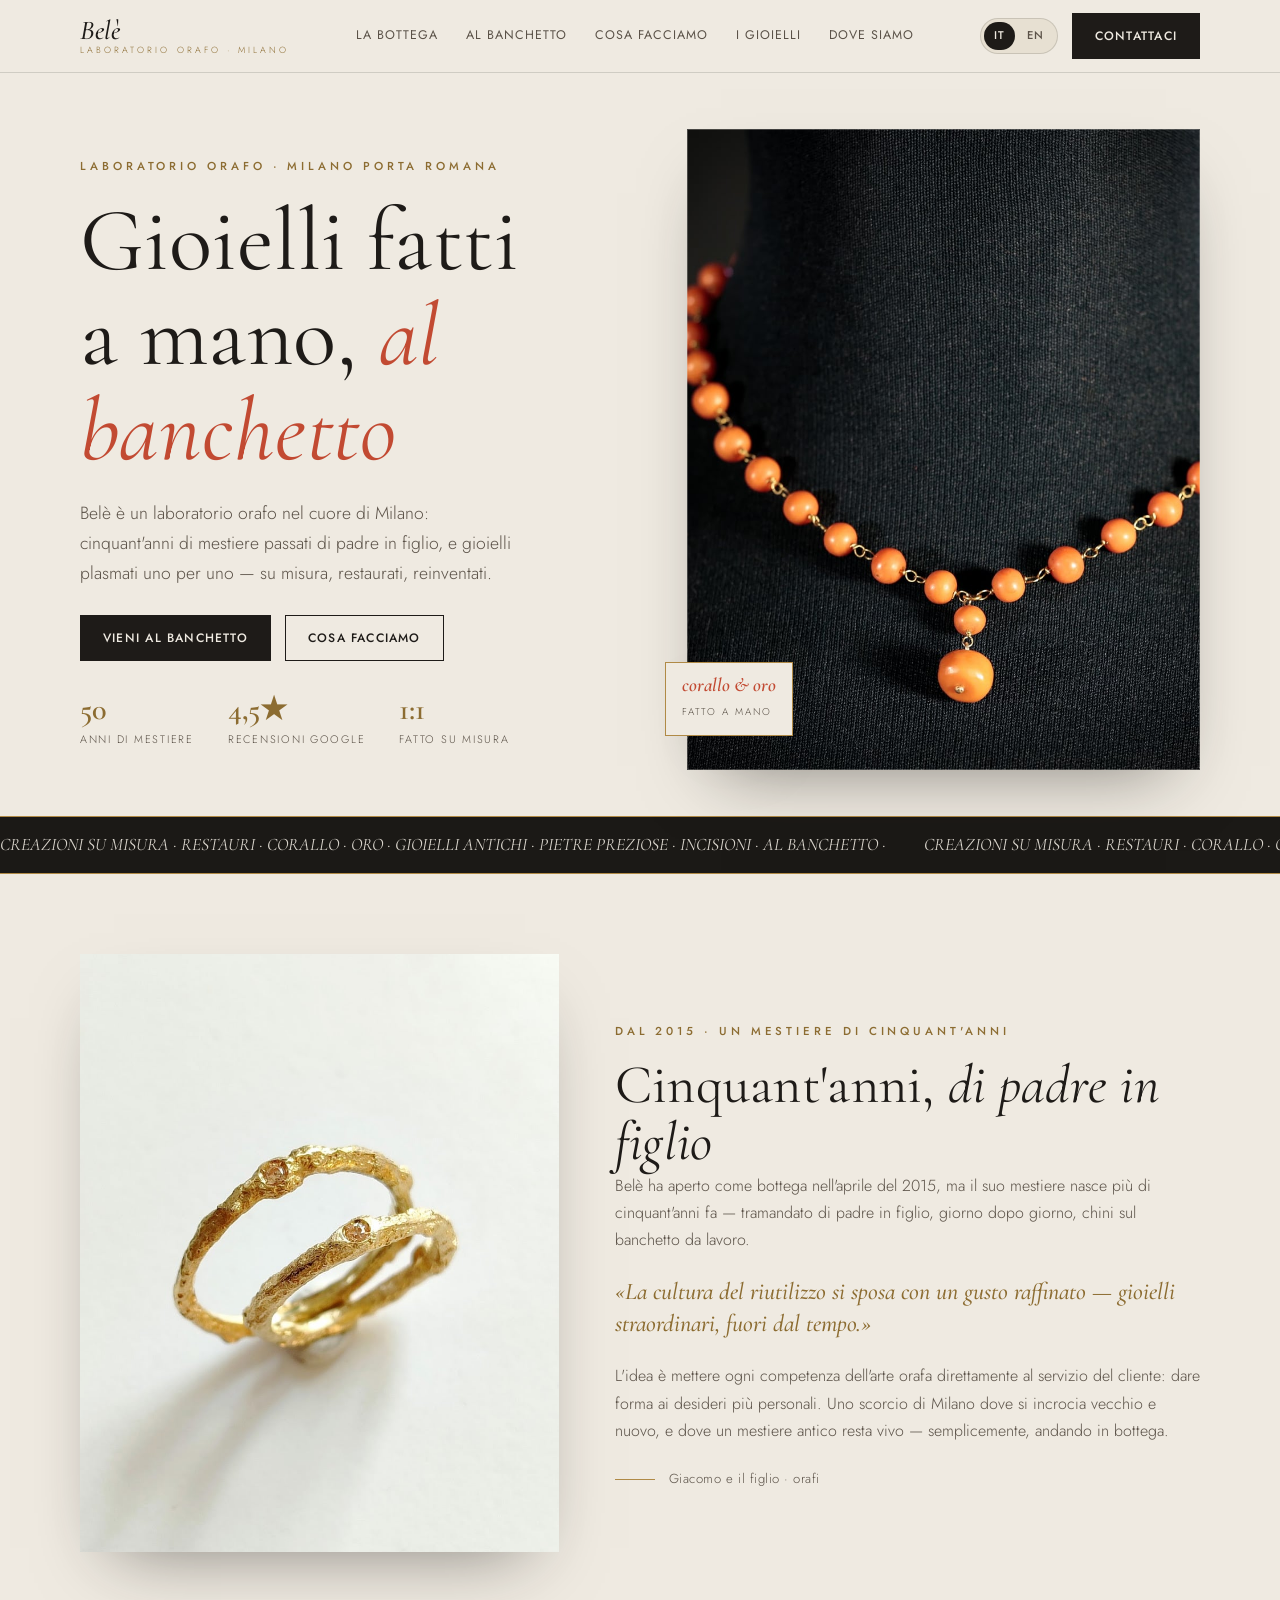
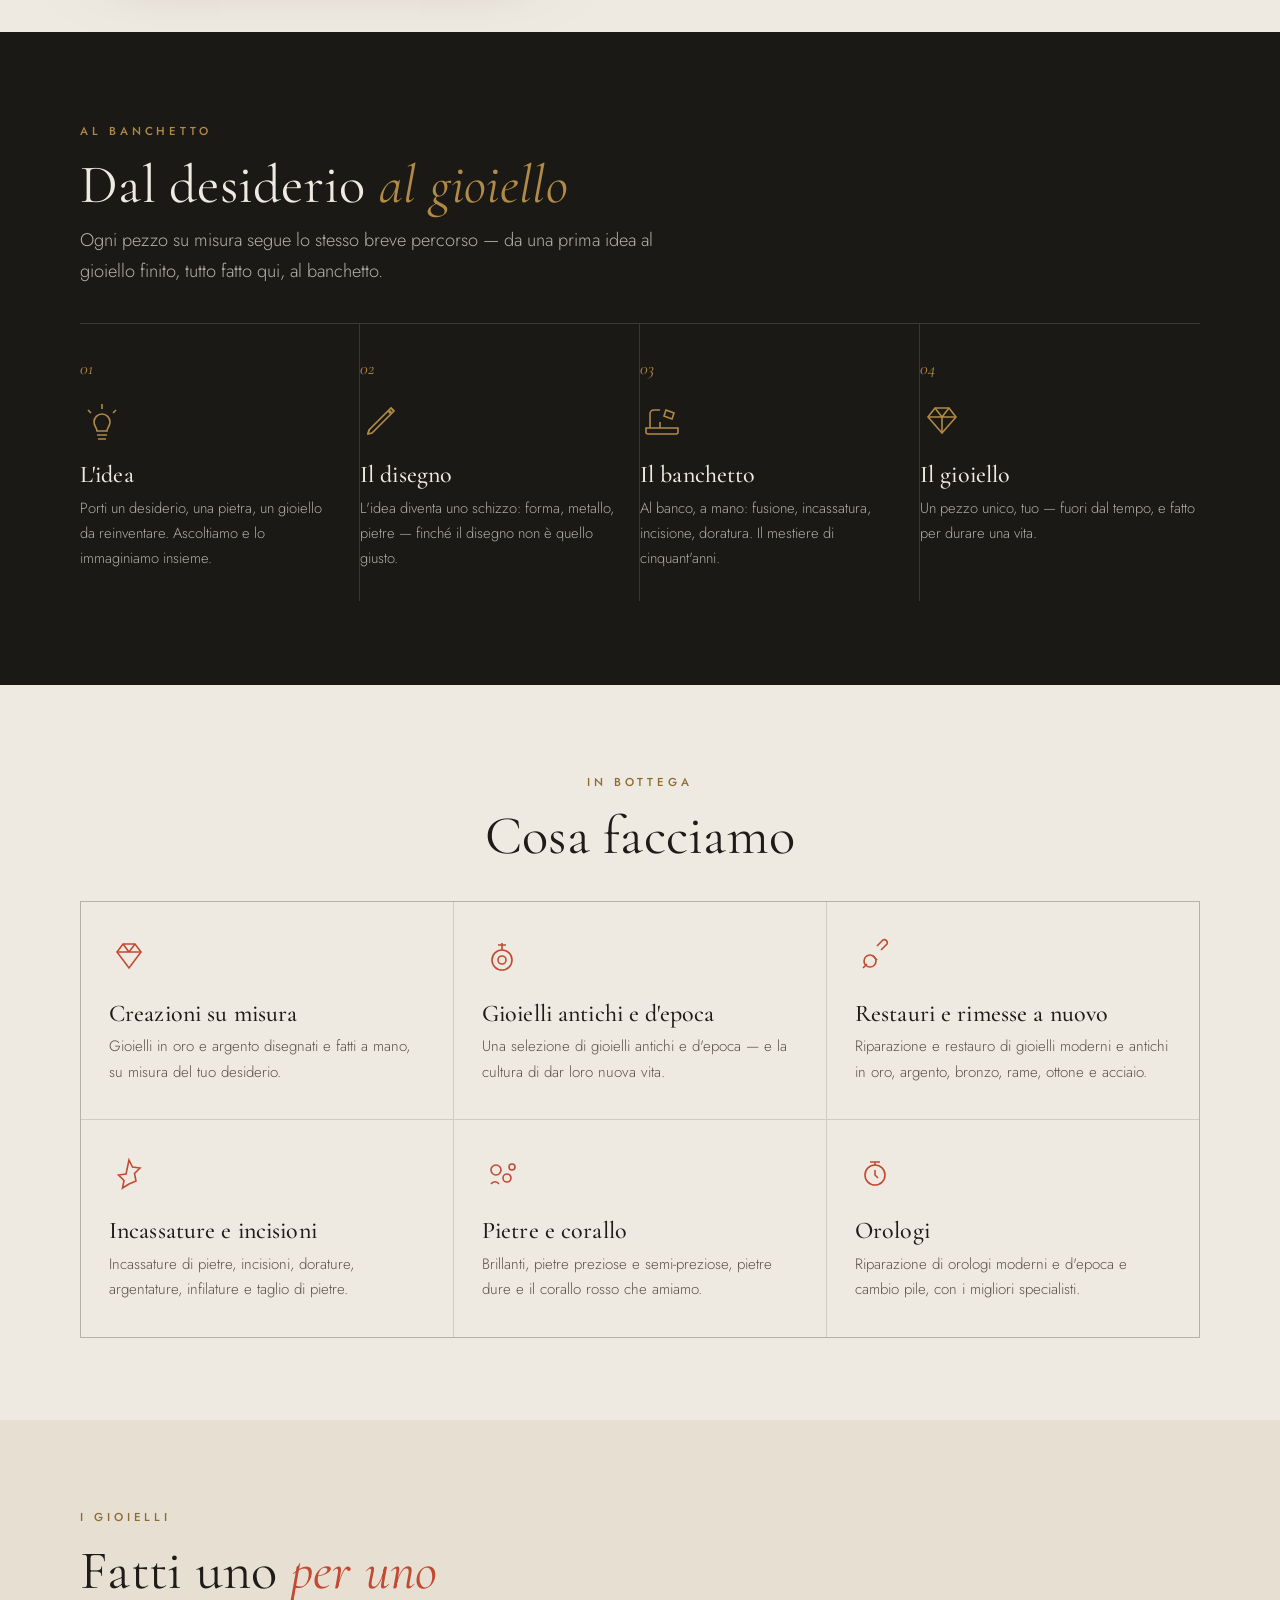
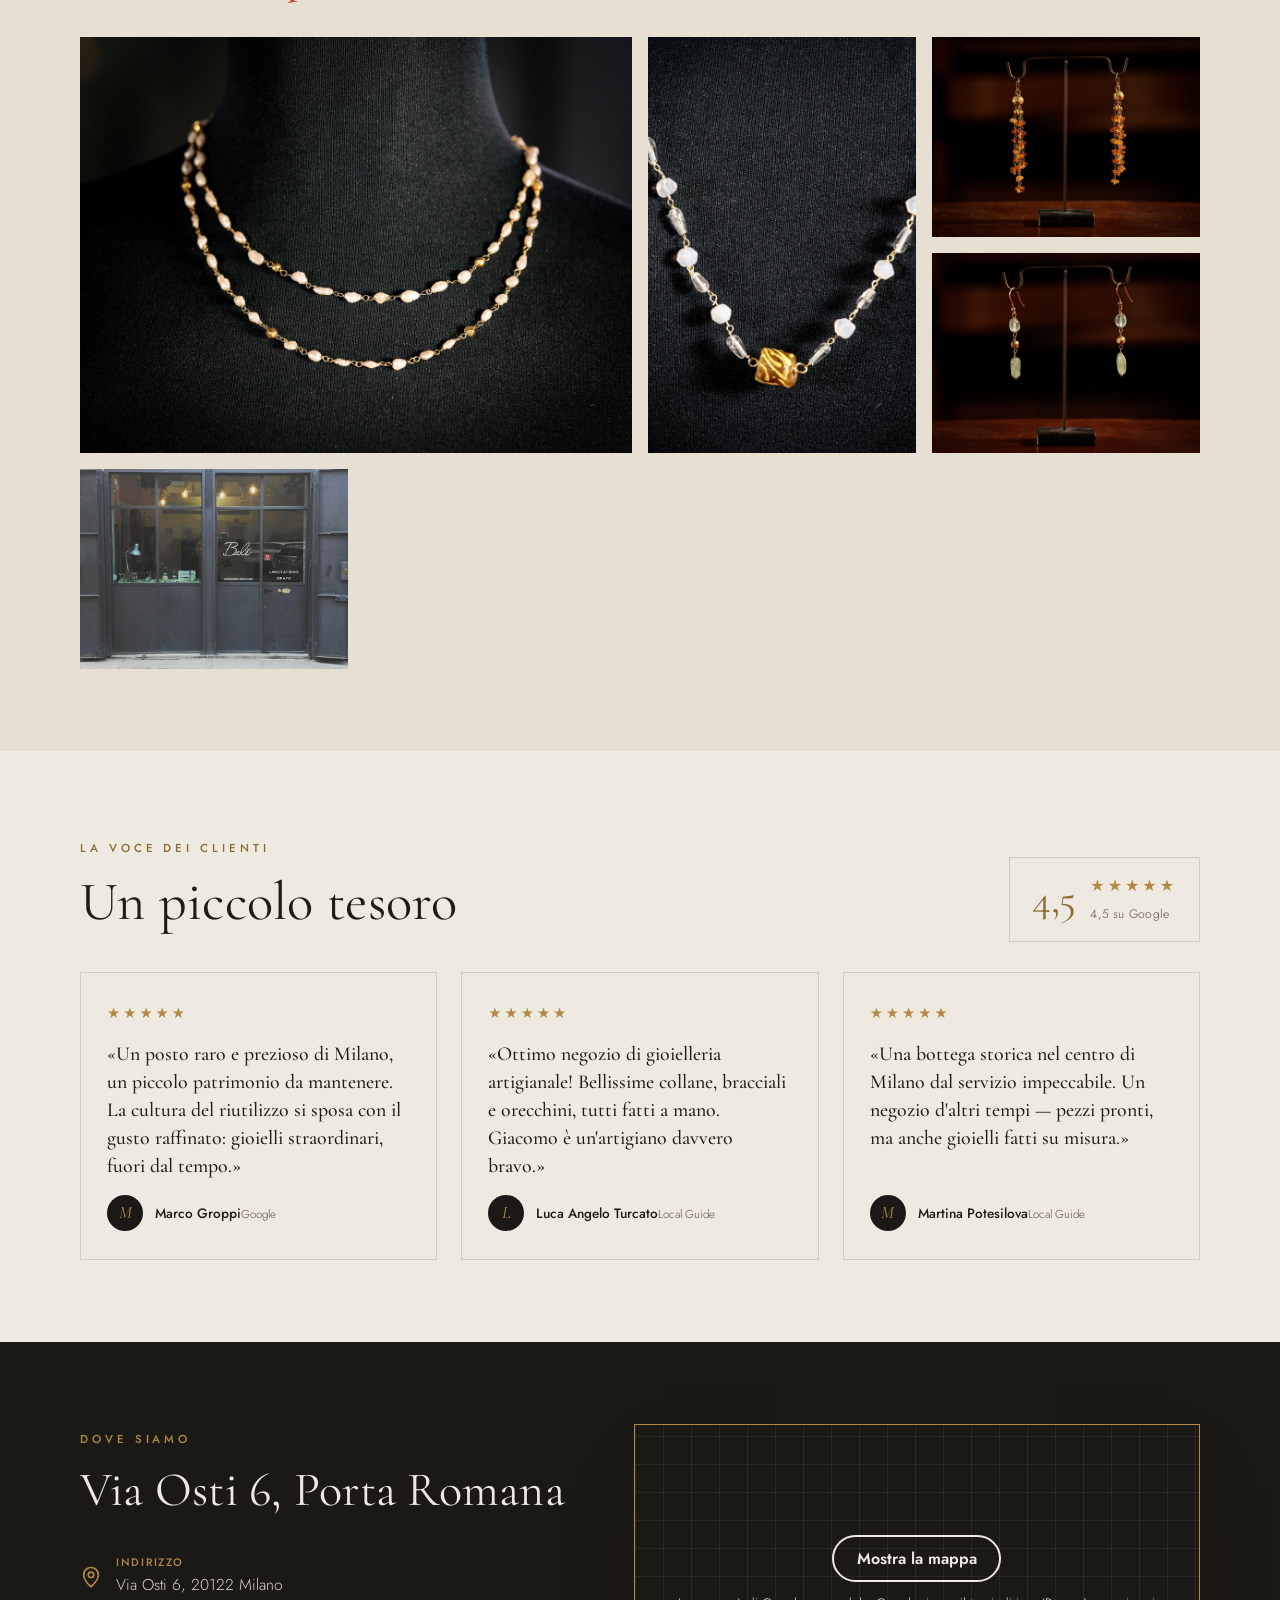
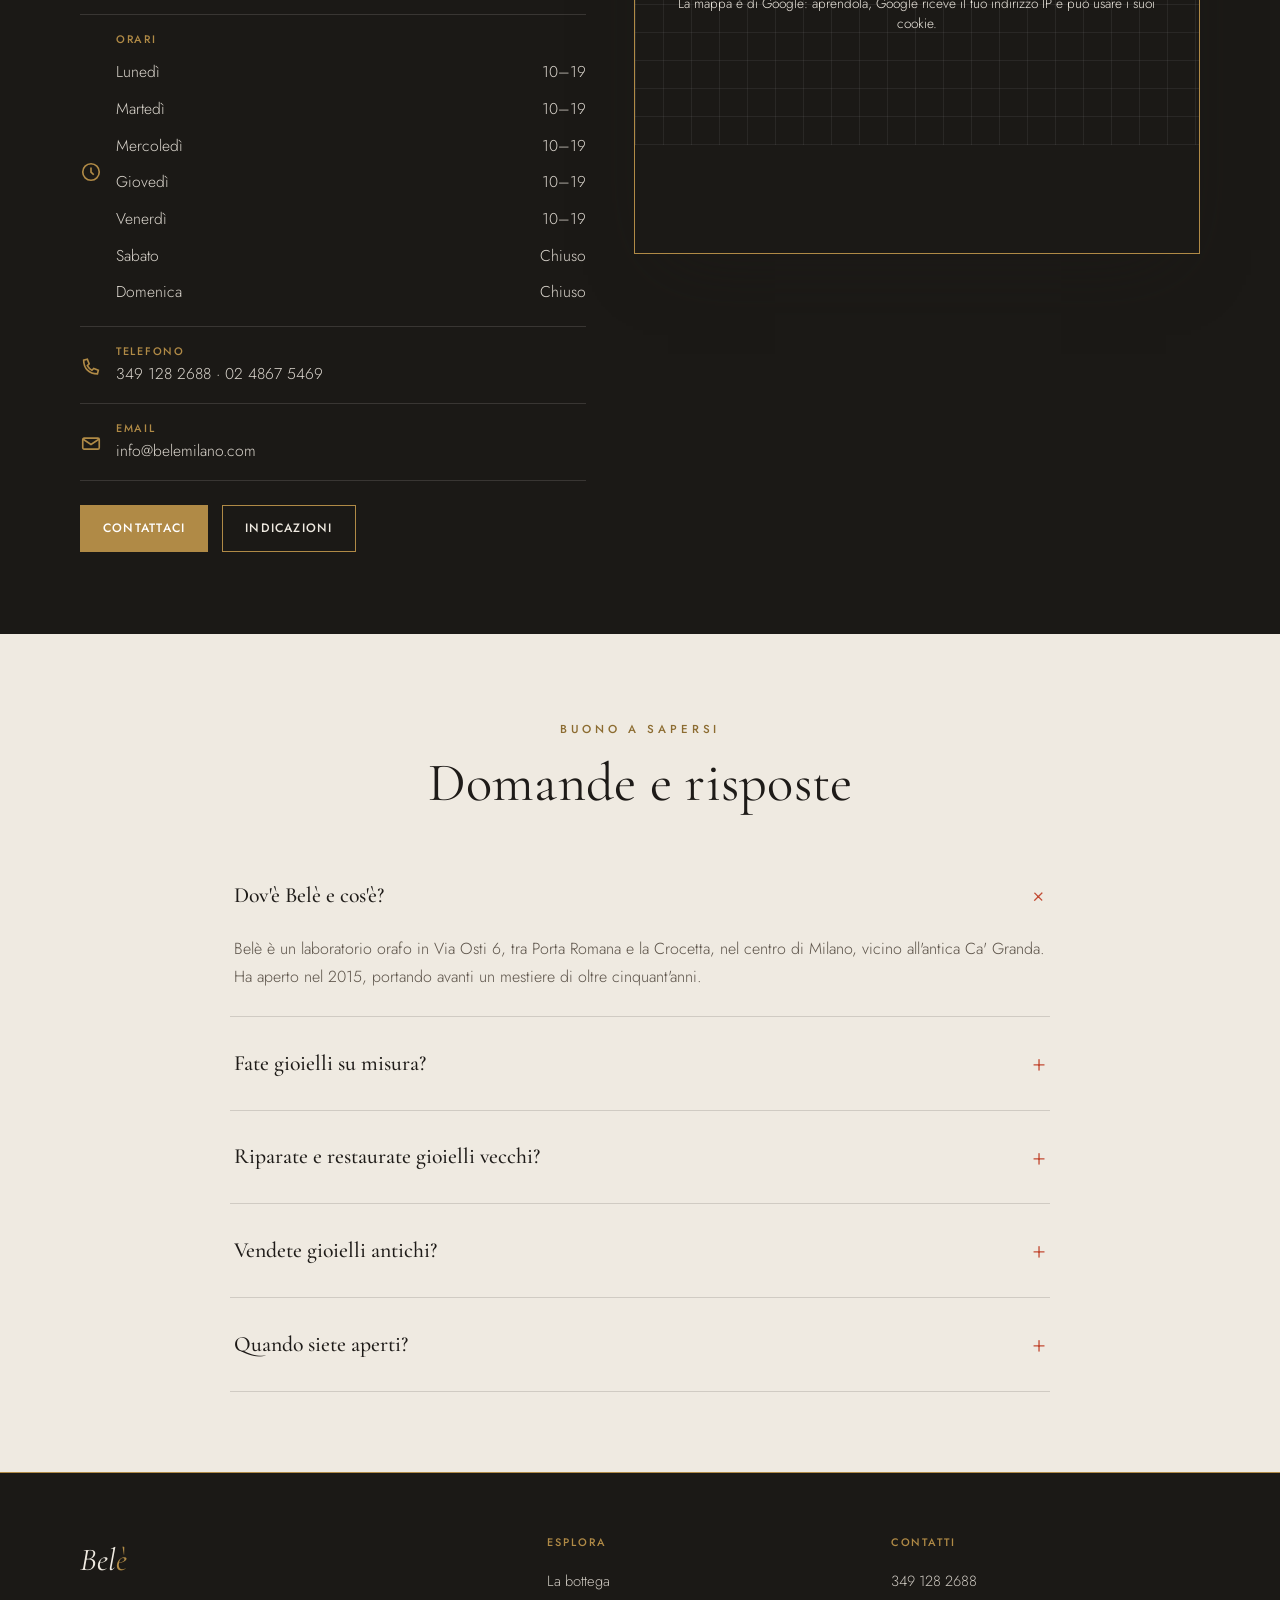
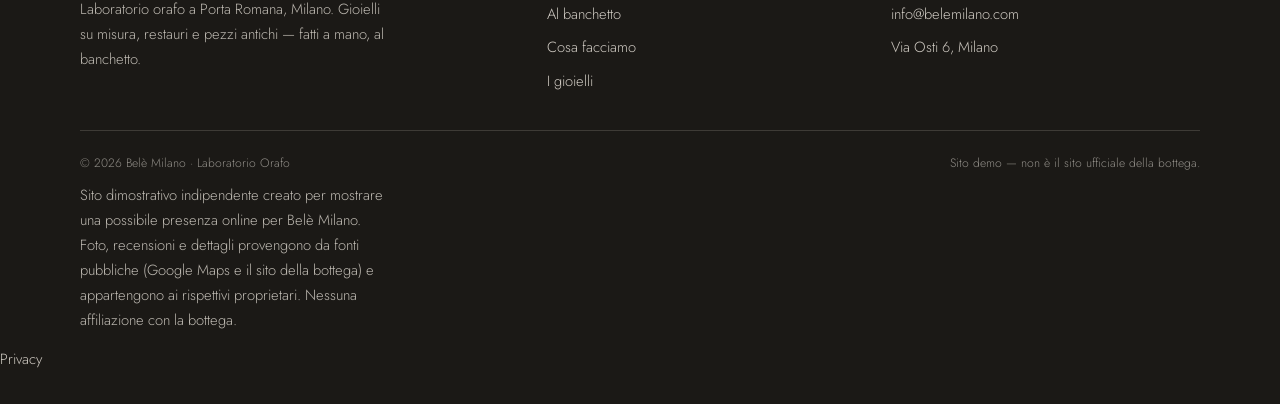
<file: index.html>
<!DOCTYPE html>
<html lang="it">
<head>
<meta charset="UTF-8">
<meta name="viewport" content="width=device-width, initial-scale=1.0">
<meta name="robots" content="noindex">
<title>Belè Milano · Laboratorio Orafo a Porta Romana — gioielli fatti a mano</title>
<meta name="description" content="Belè Milano è un laboratorio orafo a Porta Romana: gioielli fatti a mano al banchetto, creazioni su misura, restauri e gioielli antichi. Un mestiere di cinquant'anni, di padre in figlio.">
<link rel="stylesheet" href="fonts/fonts.css?v=1">
<link rel="stylesheet" href="css/styles.css">
<link rel="icon" href="data:image/svg+xml,<svg xmlns='http://www.w3.org/2000/svg' viewBox='0 0 100 100'><rect width='100' height='100' fill='%231B1916'/><text x='50' y='70' font-size='58' text-anchor='middle' fill='%23B08A46' font-family='Georgia,serif' font-style='italic'>B</text></svg>">
</head>
<body>

<!-- intro -->
<div id="intro">
  <div class="in">
    <svg class="gem" viewBox="0 0 60 60" fill="none" stroke="currentColor" stroke-width="1.6" aria-hidden="true">
      <path d="M18 8h24l10 14-22 30L8 22z"/><path d="M8 22h44M18 8l10 14M42 8L32 22M30 22l0 30M20 22l10 30M40 22L30 52"/>
    </svg>
    <div class="w">Belè</div>
    <div class="s">Laboratorio Orafo</div>
  </div>
</div>

<!-- topbar -->
<header class="bar">
  <div class="wrap row">
    <a class="brand" href="#top"><b>Belè</b><span>Laboratorio Orafo · Milano</span></a>
    <nav class="links">
      <a href="#story" data-i18n="nav.story">La bottega</a>
      <a href="#bench" data-i18n="nav.bench">Al banchetto</a>
      <a href="#serv" data-i18n="nav.serv">Cosa facciamo</a>
      <a href="#gallery" data-i18n="nav.gallery">I gioielli</a>
      <a href="#visit" data-i18n="nav.visit">Dove siamo</a>
    </nav>
    <div class="bar-tools">
      <div class="lang"><button data-l="it" class="on">IT</button><button data-l="en">EN</button></div>
      <a href="tel:+393491282688" class="btn solid" data-i18n="bar.book">Contattaci</a>
      <button class="burger" aria-label="Menu"><span></span></button>
    </div>
  </div>
</header>

<main id="top">

<!-- hero -->
<section class="hero">
  <div class="wrap grid">
    <div class="hero-copy">
      <span class="eyebrow kick" data-i18n="hero.kick">Laboratorio orafo · Milano Porta Romana</span>
      <h1 data-i18n="hero.h1">Gioielli fatti<br>a mano, <em>al banchetto</em></h1>
      <p class="sub" data-i18n="hero.sub">Belè è un laboratorio orafo nel cuore di Milano: cinquant'anni di mestiere passati di padre in figlio, e gioielli plasmati uno per uno — su misura, restaurati, reinventati.</p>
      <div class="cta">
        <a href="tel:+393491282688" class="btn solid" data-i18n="hero.book">Vieni al banchetto</a>
        <a href="#serv" class="btn ghost" data-i18n="hero.serv">Cosa facciamo</a>
      </div>
      <div class="facts">
        <div class="f"><b data-i18n="hero.f1n">50</b><span data-i18n="hero.f1l">anni di mestiere</span></div>
        <div class="f"><b data-i18n="hero.f2n">4,5★</b><span data-i18n="hero.f2l">recensioni Google</span></div>
        <div class="f"><b data-i18n="hero.f3n">1:1</b><span data-i18n="hero.f3l">fatto su misura</span></div>
      </div>
    </div>
    <div class="hero-art">
      <div class="badge-open" id="openBadge"><span class="dot"></span><span class="t"><b>Aperto</b></span></div>
      <div class="ph"><img src="img/hero-corallo.jpg" alt="Collana di corallo e oro fatta a mano da Belè Milano" width="520" height="650"></div>
      <div class="tagimg"><b data-i18n="hero.tag">corallo &amp; oro</b><span data-i18n="hero.tagl">fatto a mano</span></div>
    </div>
  </div>
</section>

<!-- ribbon -->
<div class="ribbon" aria-hidden="true">
  <div class="track">
    <span data-i18n="ribbon">CREAZIONI SU MISURA · RESTAURI · CORALLO · ORO · GIOIELLI ANTICHI · PIETRE PREZIOSE · INCISIONI · AL BANCHETTO ·</span>
    <span data-i18n="ribbon">CREAZIONI SU MISURA · RESTAURI · CORALLO · ORO · GIOIELLI ANTICHI · PIETRE PREZIOSE · INCISIONI · AL BANCHETTO ·</span>
  </div>
</div>

<!-- story -->
<section class="story reveal" id="story">
  <div class="wrap grid">
    <div class="ph"><img src="img/anelli.jpg" alt="Due anelli d'oro lavorati a mano da Belè" width="440" height="550"></div>
    <div class="story-copy">
      <span class="eyebrow" data-i18n="story.kick">Dal 2015 · un mestiere di cinquant'anni</span>
      <h2 style="font-size:clamp(2.2rem,4.6vw,3.4rem);font-weight:400;margin-top:14px" data-i18n="story.h2">Cinquant'anni, <em>di padre in figlio</em></h2>
      <p data-i18n="story.p1">Belè ha aperto come bottega nell'aprile del 2015, ma il suo mestiere nasce più di cinquant'anni fa — tramandato di padre in figlio, giorno dopo giorno, chini sul banchetto da lavoro.</p>
      <p class="pull" data-i18n="story.pull">«La cultura del riutilizzo si sposa con un gusto raffinato — gioielli straordinari, fuori dal tempo.»</p>
      <p data-i18n="story.p2">L'idea è mettere ogni competenza dell'arte orafa direttamente al servizio del cliente: dare forma ai desideri più personali. Uno scorcio di Milano dove si incrocia vecchio e nuovo, e dove un mestiere antico resta vivo — semplicemente, andando in bottega.</p>
      <div class="sign"><span class="l"></span><span data-i18n="story.sign">Giacomo e il figlio · orafi</span></div>
    </div>
  </div>
</section>

<!-- al banchetto -->
<section class="bench reveal" id="bench">
  <div class="wrap">
    <div class="shead">
      <span class="eyebrow" data-i18n="bench.kick">Al banchetto</span>
      <h2 data-i18n="bench.h2">Dal desiderio <em>al gioiello</em></h2>
      <p class="lead" data-i18n="bench.sub">Ogni pezzo su misura segue lo stesso breve percorso — da una prima idea al gioiello finito, tutto fatto qui, al banchetto.</p>
    </div>
    <div class="steps">
      <div class="step">
        <div class="n" data-i18n="s1.n">01</div>
        <svg class="ic" viewBox="0 0 44 44" fill="none" stroke="currentColor" stroke-width="1.6"><path d="M22 6v5M8 12l3 3M36 12l-3 3M14 24a8 8 0 1116 0c0 4-3 6-3 9h-10c0-3-3-5-3-9z"/><path d="M17 37h10M18 41h8"/></svg>
        <h4 data-i18n="s1.t">L'idea</h4>
        <p data-i18n="s1.p">Porti un desiderio, una pietra, un gioiello da reinventare. Ascoltiamo e lo immaginiamo insieme.</p>
      </div>
      <div class="step">
        <div class="n" data-i18n="s2.n">02</div>
        <svg class="ic" viewBox="0 0 44 44" fill="none" stroke="currentColor" stroke-width="1.6"><path d="M8 36l4-1 22-22-3-3L9 32z"/><path d="M31 10l3 3"/><path d="M8 36l1-4"/><circle cx="30" cy="14" r="1" fill="currentColor"/></svg>
        <h4 data-i18n="s2.t">Il disegno</h4>
        <p data-i18n="s2.p">L'idea diventa uno schizzo: forma, metallo, pietre — finché il disegno non è quello giusto.</p>
      </div>
      <div class="step">
        <div class="n" data-i18n="s3.n">03</div>
        <svg class="ic" viewBox="0 0 44 44" fill="none" stroke="currentColor" stroke-width="1.6"><path d="M6 30h32v4a2 2 0 01-2 2H8a2 2 0 01-2-2z"/><path d="M10 30V16a4 4 0 014-4h6"/><path d="M26 12l8 3-2 6-8-3z"/><path d="M20 30v-6"/></svg>
        <h4 data-i18n="s3.t">Il banchetto</h4>
        <p data-i18n="s3.p">Al banco, a mano: fusione, incassatura, incisione, doratura. Il mestiere di cinquant'anni.</p>
      </div>
      <div class="step">
        <div class="n" data-i18n="s4.n">04</div>
        <svg class="ic" viewBox="0 0 44 44" fill="none" stroke="currentColor" stroke-width="1.6"><path d="M15 10h14l7 9-14 16L8 19z"/><path d="M8 19h28M15 10l7 9M29 10l-7 9M22 19v16"/></svg>
        <h4 data-i18n="s4.t">Il gioiello</h4>
        <p data-i18n="s4.p">Un pezzo unico, tuo — fuori dal tempo, e fatto per durare una vita.</p>
      </div>
    </div>
  </div>
</section>

<!-- servizi -->
<section class="serv reveal" id="serv">
  <div class="wrap">
    <div class="shead center">
      <span class="eyebrow" data-i18n="serv.kick">In bottega</span>
      <h2 data-i18n="serv.h2">Cosa facciamo</h2>
    </div>
    <div class="svc-grid">
      <div class="svc">
        <svg class="ic" viewBox="0 0 40 40" fill="none" stroke="currentColor" stroke-width="1.6"><path d="M14 8h12l6 8-12 16L8 16z"/><path d="M8 16h24M14 8l6 8M26 8l-6 8"/></svg>
        <h4 data-i18n="v1.t">Creazioni su misura</h4>
        <p data-i18n="v1.p">Gioielli in oro e argento disegnati e fatti a mano, su misura del tuo desiderio.</p>
      </div>
      <div class="svc">
        <svg class="ic" viewBox="0 0 40 40" fill="none" stroke="currentColor" stroke-width="1.6"><circle cx="20" cy="24" r="10"/><circle cx="20" cy="24" r="4"/><path d="M20 14V7M16 9l8 0"/></svg>
        <h4 data-i18n="v2.t">Gioielli antichi e d'epoca</h4>
        <p data-i18n="v2.p">Una selezione di gioielli antichi e d'epoca — e la cultura di dar loro nuova vita.</p>
      </div>
      <div class="svc">
        <svg class="ic" viewBox="0 0 40 40" fill="none" stroke="currentColor" stroke-width="1.6"><path d="M12 28l-4 4M26 14l6-6a3 3 0 00-4-4l-6 6M18 20l4 4"/><circle cx="15" cy="25" r="6"/></svg>
        <h4 data-i18n="v3.t">Restauri e rimesse a nuovo</h4>
        <p data-i18n="v3.p">Riparazione e restauro di gioielli moderni e antichi in oro, argento, bronzo, rame, ottone e acciaio.</p>
      </div>
      <div class="svc">
        <svg class="ic" viewBox="0 0 40 40" fill="none" stroke="currentColor" stroke-width="1.6"><path d="M20 6l3.5 7 7.5 1-5.5 5.5 1.5 7.5L20 30l-6.5 4 1.5-7.5L9.5 21l7.5-1z"/></svg>
        <h4 data-i18n="v4.t">Incassature e incisioni</h4>
        <p data-i18n="v4.p">Incassature di pietre, incisioni, dorature, argentature, infilature e taglio di pietre.</p>
      </div>
      <div class="svc">
        <svg class="ic" viewBox="0 0 40 40" fill="none" stroke="currentColor" stroke-width="1.6"><circle cx="14" cy="16" r="5"/><circle cx="25" cy="24" r="4"/><circle cx="30" cy="13" r="3"/><path d="M9 30c2-3 6-3 8 0"/></svg>
        <h4 data-i18n="v5.t">Pietre e corallo</h4>
        <p data-i18n="v5.p">Brillanti, pietre preziose e semi-preziose, pietre dure e il corallo rosso che amiamo.</p>
      </div>
      <div class="svc">
        <svg class="ic" viewBox="0 0 40 40" fill="none" stroke="currentColor" stroke-width="1.6"><circle cx="20" cy="21" r="10"/><path d="M20 16v5l3 3"/><path d="M15 8h10M20 8v3"/></svg>
        <h4 data-i18n="v6.t">Orologi</h4>
        <p data-i18n="v6.p">Riparazione di orologi moderni e d'epoca e cambio pile, con i migliori specialisti.</p>
      </div>
    </div>
  </div>
</section>

<!-- gallery -->
<section class="gallery reveal" id="gallery">
  <div class="wrap">
    <div class="shead">
      <span class="eyebrow" data-i18n="gal.kick">I gioielli</span>
      <h2 data-i18n="gal.h2">Fatti uno <em>per uno</em></h2>
    </div>
    <div class="gg">
      <figure class="big"><img src="img/collana-oro.jpg" alt="Collana d'oro con perle fatta a mano" loading="lazy"></figure>
      <figure class="tall"><img src="img/collana-perle.jpg" alt="Collana di perle e oro" loading="lazy"></figure>
      <figure><img src="img/orecchini-oro.jpg" alt="Orecchini d'oro pendenti" loading="lazy"></figure>
      <figure><img src="img/orecchini-pietre.jpg" alt="Orecchini con pietre chiare" loading="lazy"></figure>
      <figure><img src="img/facciata.jpg" alt="La vetrina della bottega Belè in Via Osti" loading="lazy"></figure>
    </div>
  </div>
</section>

<!-- reviews -->
<section class="reviews reveal">
  <div class="wrap">
    <div class="rev-head">
      <div class="shead" style="margin-bottom:0">
        <span class="eyebrow" data-i18n="rev.kick">La voce dei clienti</span>
        <h2 data-i18n="rev.h2">Un piccolo tesoro</h2>
      </div>
      <div class="rating-badge">
        <span class="big">4,5</span>
        <div><div class="st">★★★★★</div><small data-i18n="rev.sub">4,5 su Google</small></div>
      </div>
    </div>
    <div class="rgrid">
      <div class="rcard">
        <div class="stars">★★★★★</div>
        <p data-i18n="rc1">«Un posto raro e prezioso di Milano, un piccolo patrimonio da mantenere. La cultura del riutilizzo si sposa con il gusto raffinato: gioielli straordinari, fuori dal tempo.»</p>
        <div class="who"><span class="av">M</span><div><b>Marco Groppi</b><span data-i18n="rc1m">Google</span></div></div>
      </div>
      <div class="rcard">
        <div class="stars">★★★★★</div>
        <p data-i18n="rc2">«Ottimo negozio di gioielleria artigianale! Bellissime collane, bracciali e orecchini, tutti fatti a mano. Giacomo è un'artigiano davvero bravo.»</p>
        <div class="who"><span class="av">L</span><div><b>Luca Angelo Turcato</b><span data-i18n="rc2m">Local Guide</span></div></div>
      </div>
      <div class="rcard">
        <div class="stars">★★★★★</div>
        <p data-i18n="rc3">«Una bottega storica nel centro di Milano dal servizio impeccabile. Un negozio d'altri tempi — pezzi pronti, ma anche gioielli fatti su misura.»</p>
        <div class="who"><span class="av">M</span><div><b>Martina Potesilova</b><span data-i18n="rc3m">Local Guide</span></div></div>
      </div>
    </div>
  </div>
</section>

<!-- visit -->
<section class="visit reveal" id="visit">
  <div class="wrap grid">
    <div class="info">
      <span class="eyebrow" data-i18n="visit.kick">Dove siamo</span>
      <h2 data-i18n="visit.h2">Via Osti 6, Porta Romana</h2>
      <div class="line">
        <svg class="ic" viewBox="0 0 24 24" fill="none" stroke="currentColor" stroke-width="1.8"><path d="M12 22s8-6.5 8-13a8 8 0 10-16 0c0 6.5 8 13 8 13z"/><circle cx="12" cy="9" r="3"/></svg>
        <div><b data-i18n="visit.addr">Indirizzo</b><span>Via Osti 6, 20122 Milano</span></div>
      </div>
      <div class="line">
        <svg class="ic" viewBox="0 0 24 24" fill="none" stroke="currentColor" stroke-width="1.8"><circle cx="12" cy="12" r="9"/><path d="M12 7v5l3 3"/></svg>
        <div style="flex:1"><b data-i18n="visit.hours">Orari</b><div id="hoursList" style="margin-top:6px"></div></div>
      </div>
      <div class="line">
        <svg class="ic" viewBox="0 0 24 24" fill="none" stroke="currentColor" stroke-width="1.8"><path d="M4 5c0 9 6 15 15 15l1-4-5-2-2 2a12 12 0 01-5-5l2-2-2-5z"/></svg>
        <div><b data-i18n="visit.phone">Telefono</b><a href="tel:+393491282688">349 128 2688</a> · <a href="tel:+390248675469">02 4867 5469</a></div>
      </div>
      <div class="line">
        <svg class="ic" viewBox="0 0 24 24" fill="none" stroke="currentColor" stroke-width="1.8"><rect x="3" y="6" width="18" height="12" rx="1.5"/><path d="M3 7l9 6 9-6"/></svg>
        <div><b data-i18n="visit.email">Email</b><a href="mailto:info@belemilano.com">info@belemilano.com</a></div>
      </div>
      <div class="cta" style="display:flex;gap:14px;margin-top:24px;flex-wrap:wrap">
        <a href="tel:+393491282688" class="btn gold" data-i18n="visit.book">Contattaci</a>
        <a href="https://www.google.com/maps/dir/?api=1&destination=Bel%C3%A8+Milano+Via+Osti+6+Milano" target="_blank" rel="noopener" class="btn line-gold" data-i18n="visit.dir">Indicazioni</a>
      </div>
    </div>
    <div class="mapbox">
      <div class="mappa-clic" data-mappa-clic style="--mappa-h: 320px"><template><iframe title="Mappa — Belè Milano, Via Osti 6" loading="lazy" referrerpolicy="no-referrer-when-downgrade" src="https://www.google.com/maps?q=Bel%C3%A8+Milano,+Via+Osti+6,+Milano&output=embed"></iframe></template><div class="mappa-clic__velo"><a class="mappa-clic__btn" href="https://www.google.com/maps/dir/?api=1&destination=Bel%C3%A8+Milano+Via+Osti+6+Milano" target="_blank" rel="noopener">Mostra la mappa</a><p class="mappa-clic__nota">La mappa è di Google: aprendola, Google riceve il tuo indirizzo IP e può usare i suoi cookie.</p></div></div>
    </div>
  </div>
</section>

<!-- faq -->
<section class="faq reveal">
  <div class="wrap">
    <div class="shead center">
      <span class="eyebrow" data-i18n="faq.kick">Buono a sapersi</span>
      <h2 data-i18n="faq.h2">Domande e risposte</h2>
    </div>
    <div class="qs">
      <details class="q" open>
        <summary><span data-i18n="q1">Dov'è Belè e cos'è?</span><span class="pl">+</span></summary>
        <p data-i18n="a1">Belè è un laboratorio orafo in Via Osti 6, tra Porta Romana e la Crocetta, nel centro di Milano, vicino all'antica Ca' Granda. Ha aperto nel 2015, portando avanti un mestiere di oltre cinquant'anni.</p>
      </details>
      <details class="q">
        <summary><span data-i18n="q2">Fate gioielli su misura?</span><span class="pl">+</span></summary>
        <p data-i18n="a2">Sì. Le creazioni su misura sono il cuore di quel che facciamo: porti un'idea, una pietra o un vecchio gioiello da reinventare e lo plasmiamo a mano al banchetto, in oro o argento.</p>
      </details>
      <details class="q">
        <summary><span data-i18n="q3">Riparate e restaurate gioielli vecchi?</span><span class="pl">+</span></summary>
        <p data-i18n="a3">Sì — ripariamo e restauriamo gioielli moderni, antichi e d'epoca in oro, argento, bronzo, rame, ottone e acciaio, con incassature, incisioni, dorature, argentature e taglio di pietre.</p>
      </details>
      <details class="q">
        <summary><span data-i18n="q4">Vendete gioielli antichi?</span><span class="pl">+</span></summary>
        <p data-i18n="a4">Vendiamo gioielli di nostra produzione e una selezione di pezzi antichi e d'epoca, insieme a brillanti, pietre preziose e semi-preziose e corallo.</p>
      </details>
      <details class="q">
        <summary><span data-i18n="q5">Quando siete aperti?</span><span class="pl">+</span></summary>
        <p data-i18n="a5">Dal lunedì al venerdì, 10:00–19:00. Chiuso sabato e domenica. Per un pezzo su misura è meglio chiamare prima: 349 128 2688.</p>
      </details>
    </div>
  </div>
</section>

</main>

<footer class="ft">
  <div class="wrap">
    <div class="top">
      <div>
        <div class="mk">Bel<span>è</span></div>
        <p data-i18n="ft.tag">Laboratorio orafo a Porta Romana, Milano. Gioielli su misura, restauri e pezzi antichi — fatti a mano, al banchetto.</p>
      </div>
      <div>
        <h5 data-i18n="ft.explore">Esplora</h5>
        <a href="#story" data-i18n="nav.story">La bottega</a>
        <a href="#bench" data-i18n="nav.bench">Al banchetto</a>
        <a href="#serv" data-i18n="nav.serv">Cosa facciamo</a>
        <a href="#gallery" data-i18n="nav.gallery">I gioielli</a>
      </div>
      <div>
        <h5 data-i18n="ft.contact">Contatti</h5>
        <a href="tel:+393491282688">349 128 2688</a>
        <a href="mailto:info@belemilano.com">info@belemilano.com</a>
        <a href="https://www.google.com/maps?q=Bel%C3%A8+Milano,+Via+Osti+6,+Milano" target="_blank" rel="noopener">Via Osti 6, Milano</a>
      </div>
    </div>
    <div class="bottom">
      <span>© 2026 Belè Milano · Laboratorio Orafo</span>
      <span data-i18n="ft.rights">Sito demo — non è il sito ufficiale della bottega.</span>
    </div>
    <p class="disc" data-i18n="ft.disc">Sito dimostrativo indipendente creato per mostrare una possibile presenza online per Belè Milano. Foto, recensioni e dettagli provengono da fonti pubbliche (Google Maps e il sito della bottega) e appartengono ai rispettivi proprietari. Nessuna affiliazione con la bottega.</p>
  </div>
  <p class="privacy-link"><a href="privacy.html">Privacy</a></p>
</footer>

<!-- JSON-LD -->
<script type="application/ld+json">
{
  "@context": "https://schema.org",
  "@type": "JewelryStore",
  "name": "Belè Milano — Laboratorio Orafo",
  "description": "Laboratorio orafo a Porta Romana, Milano. Gioielli fatti a mano, creazioni su misura, restauri e gioielli antichi. Un mestiere di cinquant'anni, di padre in figlio.",
  "url": "https://rotenzark.github.io/bele-milano/",
  "telephone": "+39 349 128 2688",
  "email": "info@belemilano.com",
  "foundingDate": "2015",
  "address": {
    "@type": "PostalAddress",
    "streetAddress": "Via Osti 6",
    "addressLocality": "Milano",
    "postalCode": "20122",
    "addressCountry": "IT"
  },
  "geo": {
    "@type": "GeoCoordinates",
    "latitude": 45.4589524,
    "longitude": 9.1918257
  },
  "priceRange": "€€",
  "openingHoursSpecification": [
    {
      "@type": "OpeningHoursSpecification",
      "dayOfWeek": [
        "Monday",
        "Tuesday",
        "Wednesday",
        "Thursday",
        "Friday"
      ],
      "opens": "10:00",
      "closes": "19:00"
    }
  ],
  "makesOffer": [
    {
      "@type": "Offer",
      "itemOffered": {
        "@type": "Service",
        "name": "Creazioni di gioielli su misura"
      }
    },
    {
      "@type": "Offer",
      "itemOffered": {
        "@type": "Service",
        "name": "Restauro e riparazione di gioielli"
      }
    },
    {
      "@type": "Offer",
      "itemOffered": {
        "@type": "Service",
        "name": "Gioielli antichi e d'epoca"
      }
    }
  ]
}
</script>
<script type="application/ld+json">
{
  "@context":"https://schema.org",
  "@type":"FAQPage",
  "mainEntity":[
    {"@type":"Question","name":"Dov'è Belè e cos'è?","acceptedAnswer":{"@type":"Answer","text":"Belè è un laboratorio orafo in Via Osti 6, tra Porta Romana e la Crocetta, nel centro di Milano, vicino all'antica Ca' Granda. Ha aperto nel 2015, portando avanti un mestiere di oltre cinquant'anni."}},
    {"@type":"Question","name":"Fate gioielli su misura?","acceptedAnswer":{"@type":"Answer","text":"Sì. Le creazioni su misura sono il cuore di quel che facciamo: porti un'idea, una pietra o un vecchio gioiello da reinventare e lo plasmiamo a mano al banchetto, in oro o argento."}},
    {"@type":"Question","name":"Riparate e restaurate gioielli vecchi?","acceptedAnswer":{"@type":"Answer","text":"Sì, ripariamo e restauriamo gioielli moderni, antichi e d'epoca in oro, argento, bronzo, rame, ottone e acciaio, con incassature, incisioni, dorature, argentature e taglio di pietre."}},
    {"@type":"Question","name":"Vendete gioielli antichi?","acceptedAnswer":{"@type":"Answer","text":"Vendiamo gioielli di nostra produzione e una selezione di pezzi antichi e d'epoca, insieme a brillanti, pietre preziose e semi-preziose e corallo."}},
    {"@type":"Question","name":"Quando siete aperti?","acceptedAnswer":{"@type":"Answer","text":"Dal lunedì al venerdì, 10:00–19:00. Chiuso sabato e domenica. Per un pezzo su misura è meglio chiamare prima: 349 128 2688."}}
  ]
}
</script>

<script src="js/main.js"></script>
<script src="js/mappa-clic.js?v=1" defer></script>
</body>
</html>
</file>
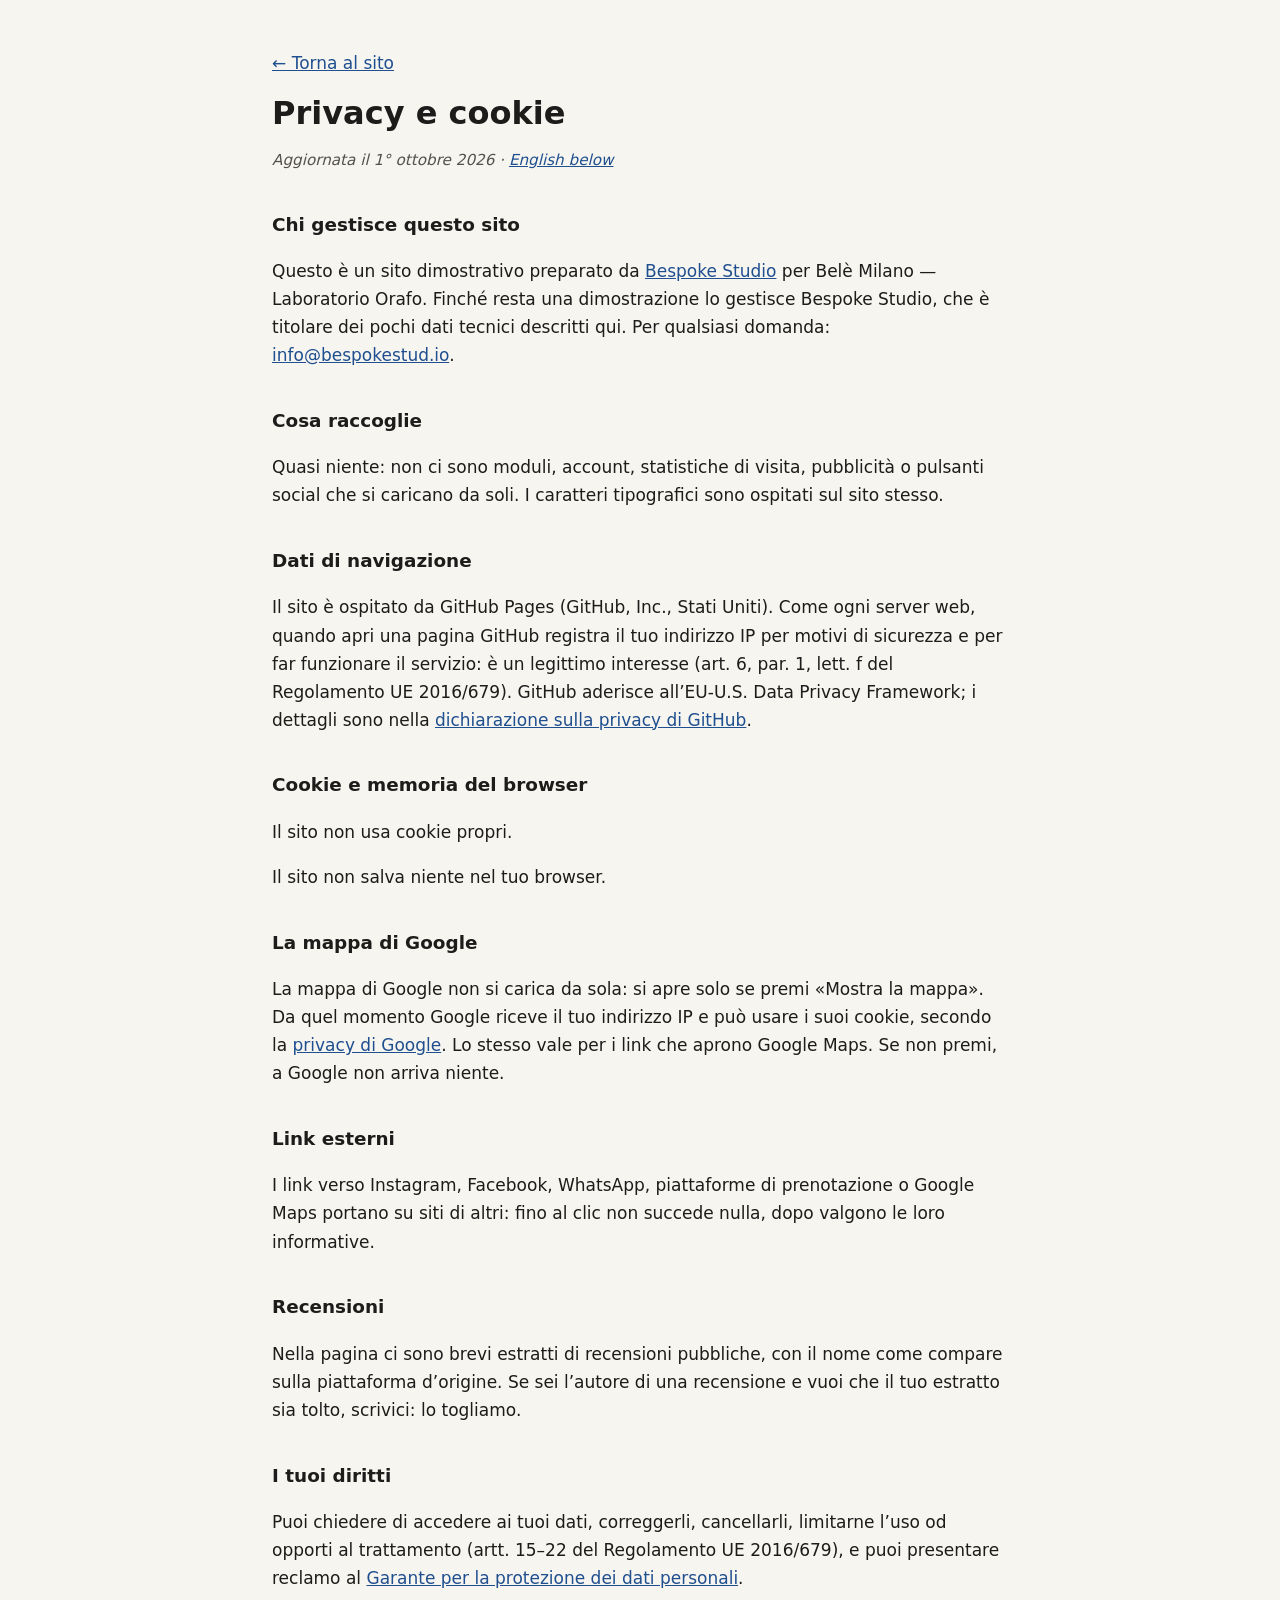
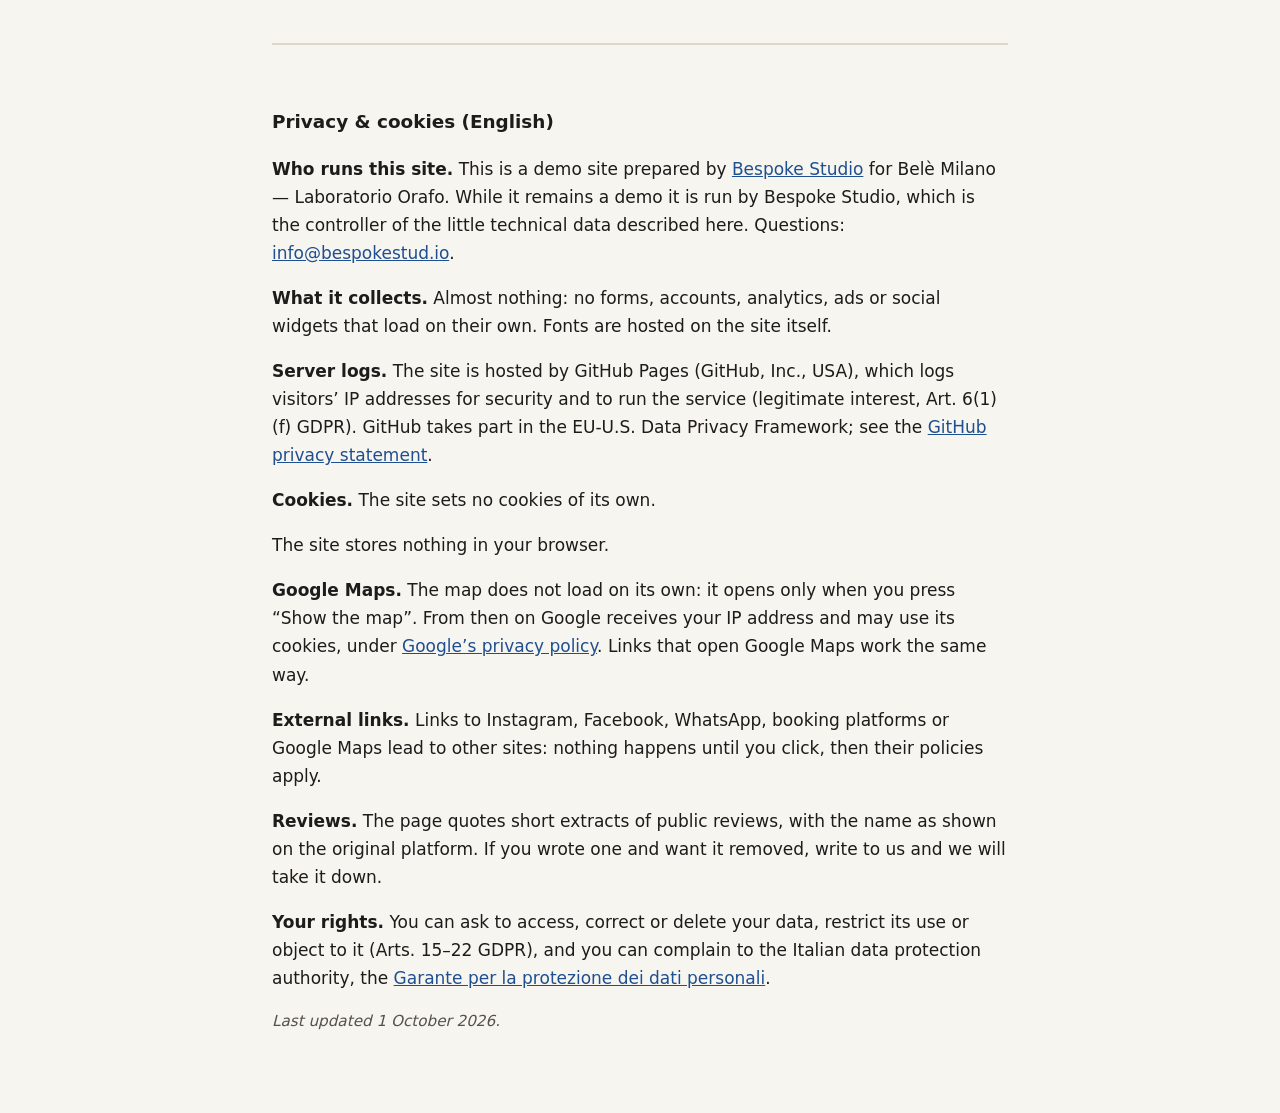
<file: privacy.html>
<!DOCTYPE html>
<html lang="it">
<head>
  <meta charset="UTF-8">
  <meta name="viewport" content="width=device-width, initial-scale=1.0">
  <meta name="robots" content="noindex">
  <title>Privacy e cookie · Belè Milano — Laboratorio Orafo</title>
  <meta name="description" content="Informativa privacy e cookie del sito Belè Milano — Laboratorio Orafo.">
  <style>
    body { margin: 0; background: #f7f5f0; color: #1d1c1a; font: 17px/1.65 system-ui, -apple-system, "Segoe UI", Roboto, sans-serif; }
    main { max-width: 46rem; margin: 0 auto; padding: 32px 20px 64px; }
    h1 { font-size: 2rem; line-height: 1.2; margin: 0.4em 0 0.2em; }
    h2 { font-size: 1.15rem; margin: 2em 0 0.4em; }
    a { color: #1f4f8f; }
    .data { color: #55524c; font-style: italic; font-size: 0.95rem; }
    .en { margin-top: 3em; padding-top: 1.5em; border-top: 2px solid #ddd8cc; }
    code { font-size: 0.9em; background: #ebe7dc; padding: 0 4px; border-radius: 3px; }
  </style>
</head>
<body>
<main>
  <p><a href="index.html">← Torna al sito</a></p>
  <h1>Privacy e cookie</h1>
  <p class="data">Aggiornata il 1° ottobre 2026 · <a href="#english" lang="en">English below</a></p>
  <h2>Chi gestisce questo sito</h2>
  <p>Questo è un sito dimostrativo preparato da <a href="https://bespokestud.io" rel="noopener">Bespoke Studio</a> per Belè Milano — Laboratorio Orafo. Finché resta una dimostrazione lo gestisce Bespoke Studio, che è titolare dei pochi dati tecnici descritti qui. Per qualsiasi domanda: <a href="mailto:info@bespokestud.io">info@bespokestud.io</a>.</p>
  <h2>Cosa raccoglie</h2>
  <p>Quasi niente: non ci sono moduli, account, statistiche di visita, pubblicità o pulsanti social che si caricano da soli. I caratteri tipografici sono ospitati sul sito stesso.</p>
  <h2>Dati di navigazione</h2>
  <p>Il sito è ospitato da GitHub Pages (GitHub, Inc., Stati Uniti). Come ogni server web, quando apri una pagina GitHub registra il tuo indirizzo IP per motivi di sicurezza e per far funzionare il servizio: è un legittimo interesse (art. 6, par. 1, lett. f del Regolamento UE 2016/679). GitHub aderisce all’EU-U.S. Data Privacy Framework; i dettagli sono nella <a href="https://docs.github.com/site-policy/privacy-policies/github-general-privacy-statement" rel="noopener">dichiarazione sulla privacy di GitHub</a>.</p>
  
  <h2>Cookie e memoria del browser</h2>
  <p>Il sito non usa cookie propri.</p>
  <p>Il sito non salva niente nel tuo browser.</p>
  <h2>La mappa di Google</h2>
  <p>La mappa di Google non si carica da sola: si apre solo se premi «Mostra la mappa». Da quel momento Google riceve il tuo indirizzo IP e può usare i suoi cookie, secondo la <a href="https://policies.google.com/privacy?hl=it" rel="noopener">privacy di Google</a>. Lo stesso vale per i link che aprono Google Maps. Se non premi, a Google non arriva niente.</p>
  <h2>Link esterni</h2>
  <p>I link verso Instagram, Facebook, WhatsApp, piattaforme di prenotazione o Google Maps portano su siti di altri: fino al clic non succede nulla, dopo valgono le loro informative.</p>
  <h2>Recensioni</h2>
  <p>Nella pagina ci sono brevi estratti di recensioni pubbliche, con il nome come compare sulla piattaforma d’origine. Se sei l’autore di una recensione e vuoi che il tuo estratto sia tolto, scrivici: lo togliamo.</p>
  <h2>I tuoi diritti</h2>
  <p>Puoi chiedere di accedere ai tuoi dati, correggerli, cancellarli, limitarne l’uso od opporti al trattamento (artt. 15–22 del Regolamento UE 2016/679), e puoi presentare reclamo al <a href="https://www.garanteprivacy.it" rel="noopener">Garante per la protezione dei dati personali</a>.</p>
  <div class="en" id="english" lang="en">
    <h2>Privacy &amp; cookies (English)</h2>
    <p><strong>Who runs this site.</strong> This is a demo site prepared by <a href="https://bespokestud.io" rel="noopener">Bespoke Studio</a> for Belè Milano — Laboratorio Orafo. While it remains a demo it is run by Bespoke Studio, which is the controller of the little technical data described here. Questions: <a href="mailto:info@bespokestud.io">info@bespokestud.io</a>.</p>
    <p><strong>What it collects.</strong> Almost nothing: no forms, accounts, analytics, ads or social widgets that load on their own. Fonts are hosted on the site itself.</p>
    <p><strong>Server logs.</strong> The site is hosted by GitHub Pages (GitHub, Inc., USA), which logs visitors’ IP addresses for security and to run the service (legitimate interest, Art. 6(1)(f) GDPR). GitHub takes part in the EU-U.S. Data Privacy Framework; see the <a href="https://docs.github.com/site-policy/privacy-policies/github-general-privacy-statement" rel="noopener">GitHub privacy statement</a>.</p>
    
    <p><strong>Cookies.</strong> The site sets no cookies of its own.</p>
    <p>The site stores nothing in your browser.</p>
    <p><strong>Google Maps.</strong> The map does not load on its own: it opens only when you press “Show the map”. From then on Google receives your IP address and may use its cookies, under <a href="https://policies.google.com/privacy?hl=en" rel="noopener">Google’s privacy policy</a>. Links that open Google Maps work the same way.</p>
    <p><strong>External links.</strong> Links to Instagram, Facebook, WhatsApp, booking platforms or Google Maps lead to other sites: nothing happens until you click, then their policies apply.</p>
    <p><strong>Reviews.</strong> The page quotes short extracts of public reviews, with the name as shown on the original platform. If you wrote one and want it removed, write to us and we will take it down.</p>
    <p><strong>Your rights.</strong> You can ask to access, correct or delete your data, restrict its use or object to it (Arts. 15–22 GDPR), and you can complain to the Italian data protection authority, the <a href="https://www.garanteprivacy.it" rel="noopener">Garante per la protezione dei dati personali</a>.</p>
    <p class="data">Last updated 1 October 2026.</p>
  </div>
</main>
</body>
</html>
</file>
<file: fonts/fonts.css>
/* Caratteri ospitati sul sito: nessuna richiesta a Google Fonts o Fontshare (giro privacy 1/10/2026). Licenze in LICENSE.txt. */
/* cyrillic-ext */
@font-face {
  font-family: 'Cormorant Garamond';
  font-style: italic;
  font-weight: 400;
  font-display: swap;
  src: url(cormorantgaramond-v21-co3ZmX5slCNuHLi8bLeY9MK7whWMhyjYrEtFmSq17w.woff2) format('woff2');
  unicode-range: U+0460-052F, U+1C80-1C8A, U+20B4, U+2DE0-2DFF, U+A640-A69F, U+FE2E-FE2F;
}
/* cyrillic */
@font-face {
  font-family: 'Cormorant Garamond';
  font-style: italic;
  font-weight: 400;
  font-display: swap;
  src: url(cormorantgaramond-v21-co3ZmX5slCNuHLi8bLeY9MK7whWMhyjYrEtMmSq17w.woff2) format('woff2');
  unicode-range: U+0301, U+0400-045F, U+0490-0491, U+04B0-04B1, U+2116;
}
/* vietnamese */
@font-face {
  font-family: 'Cormorant Garamond';
  font-style: italic;
  font-weight: 400;
  font-display: swap;
  src: url(cormorantgaramond-v21-co3ZmX5slCNuHLi8bLeY9MK7whWMhyjYrEtHmSq17w.woff2) format('woff2');
  unicode-range: U+0102-0103, U+0110-0111, U+0128-0129, U+0168-0169, U+01A0-01A1, U+01AF-01B0, U+0300-0301, U+0303-0304, U+0308-0309, U+0323, U+0329, U+1EA0-1EF9, U+20AB;
}
/* latin-ext */
@font-face {
  font-family: 'Cormorant Garamond';
  font-style: italic;
  font-weight: 400;
  font-display: swap;
  src: url(cormorantgaramond-v21-co3ZmX5slCNuHLi8bLeY9MK7whWMhyjYrEtGmSq17w.woff2) format('woff2');
  unicode-range: U+0100-02BA, U+02BD-02C5, U+02C7-02CC, U+02CE-02D7, U+02DD-02FF, U+0304, U+0308, U+0329, U+1D00-1DBF, U+1E00-1E9F, U+1EF2-1EFF, U+2020, U+20A0-20AB, U+20AD-20C0, U+2113, U+2C60-2C7F, U+A720-A7FF;
}
/* latin */
@font-face {
  font-family: 'Cormorant Garamond';
  font-style: italic;
  font-weight: 400;
  font-display: swap;
  src: url(cormorantgaramond-v21-co3ZmX5slCNuHLi8bLeY9MK7whWMhyjYrEtImSo.woff2) format('woff2');
  unicode-range: U+0000-00FF, U+0131, U+0152-0153, U+02BB-02BC, U+02C6, U+02DA, U+02DC, U+0304, U+0308, U+0329, U+2000-206F, U+20AC, U+2122, U+2191, U+2193, U+2212, U+2215, U+FEFF, U+FFFD;
}
/* cyrillic-ext */
@font-face {
  font-family: 'Cormorant Garamond';
  font-style: italic;
  font-weight: 500;
  font-display: swap;
  src: url(cormorantgaramond-v21-co3ZmX5slCNuHLi8bLeY9MK7whWMhyjYrEtFmSq17w.woff2) format('woff2');
  unicode-range: U+0460-052F, U+1C80-1C8A, U+20B4, U+2DE0-2DFF, U+A640-A69F, U+FE2E-FE2F;
}
/* cyrillic */
@font-face {
  font-family: 'Cormorant Garamond';
  font-style: italic;
  font-weight: 500;
  font-display: swap;
  src: url(cormorantgaramond-v21-co3ZmX5slCNuHLi8bLeY9MK7whWMhyjYrEtMmSq17w.woff2) format('woff2');
  unicode-range: U+0301, U+0400-045F, U+0490-0491, U+04B0-04B1, U+2116;
}
/* vietnamese */
@font-face {
  font-family: 'Cormorant Garamond';
  font-style: italic;
  font-weight: 500;
  font-display: swap;
  src: url(cormorantgaramond-v21-co3ZmX5slCNuHLi8bLeY9MK7whWMhyjYrEtHmSq17w.woff2) format('woff2');
  unicode-range: U+0102-0103, U+0110-0111, U+0128-0129, U+0168-0169, U+01A0-01A1, U+01AF-01B0, U+0300-0301, U+0303-0304, U+0308-0309, U+0323, U+0329, U+1EA0-1EF9, U+20AB;
}
/* latin-ext */
@font-face {
  font-family: 'Cormorant Garamond';
  font-style: italic;
  font-weight: 500;
  font-display: swap;
  src: url(cormorantgaramond-v21-co3ZmX5slCNuHLi8bLeY9MK7whWMhyjYrEtGmSq17w.woff2) format('woff2');
  unicode-range: U+0100-02BA, U+02BD-02C5, U+02C7-02CC, U+02CE-02D7, U+02DD-02FF, U+0304, U+0308, U+0329, U+1D00-1DBF, U+1E00-1E9F, U+1EF2-1EFF, U+2020, U+20A0-20AB, U+20AD-20C0, U+2113, U+2C60-2C7F, U+A720-A7FF;
}
/* latin */
@font-face {
  font-family: 'Cormorant Garamond';
  font-style: italic;
  font-weight: 500;
  font-display: swap;
  src: url(cormorantgaramond-v21-co3ZmX5slCNuHLi8bLeY9MK7whWMhyjYrEtImSo.woff2) format('woff2');
  unicode-range: U+0000-00FF, U+0131, U+0152-0153, U+02BB-02BC, U+02C6, U+02DA, U+02DC, U+0304, U+0308, U+0329, U+2000-206F, U+20AC, U+2122, U+2191, U+2193, U+2212, U+2215, U+FEFF, U+FFFD;
}
/* cyrillic-ext */
@font-face {
  font-family: 'Cormorant Garamond';
  font-style: italic;
  font-weight: 600;
  font-display: swap;
  src: url(cormorantgaramond-v21-co3ZmX5slCNuHLi8bLeY9MK7whWMhyjYrEtFmSq17w.woff2) format('woff2');
  unicode-range: U+0460-052F, U+1C80-1C8A, U+20B4, U+2DE0-2DFF, U+A640-A69F, U+FE2E-FE2F;
}
/* cyrillic */
@font-face {
  font-family: 'Cormorant Garamond';
  font-style: italic;
  font-weight: 600;
  font-display: swap;
  src: url(cormorantgaramond-v21-co3ZmX5slCNuHLi8bLeY9MK7whWMhyjYrEtMmSq17w.woff2) format('woff2');
  unicode-range: U+0301, U+0400-045F, U+0490-0491, U+04B0-04B1, U+2116;
}
/* vietnamese */
@font-face {
  font-family: 'Cormorant Garamond';
  font-style: italic;
  font-weight: 600;
  font-display: swap;
  src: url(cormorantgaramond-v21-co3ZmX5slCNuHLi8bLeY9MK7whWMhyjYrEtHmSq17w.woff2) format('woff2');
  unicode-range: U+0102-0103, U+0110-0111, U+0128-0129, U+0168-0169, U+01A0-01A1, U+01AF-01B0, U+0300-0301, U+0303-0304, U+0308-0309, U+0323, U+0329, U+1EA0-1EF9, U+20AB;
}
/* latin-ext */
@font-face {
  font-family: 'Cormorant Garamond';
  font-style: italic;
  font-weight: 600;
  font-display: swap;
  src: url(cormorantgaramond-v21-co3ZmX5slCNuHLi8bLeY9MK7whWMhyjYrEtGmSq17w.woff2) format('woff2');
  unicode-range: U+0100-02BA, U+02BD-02C5, U+02C7-02CC, U+02CE-02D7, U+02DD-02FF, U+0304, U+0308, U+0329, U+1D00-1DBF, U+1E00-1E9F, U+1EF2-1EFF, U+2020, U+20A0-20AB, U+20AD-20C0, U+2113, U+2C60-2C7F, U+A720-A7FF;
}
/* latin */
@font-face {
  font-family: 'Cormorant Garamond';
  font-style: italic;
  font-weight: 600;
  font-display: swap;
  src: url(cormorantgaramond-v21-co3ZmX5slCNuHLi8bLeY9MK7whWMhyjYrEtImSo.woff2) format('woff2');
  unicode-range: U+0000-00FF, U+0131, U+0152-0153, U+02BB-02BC, U+02C6, U+02DA, U+02DC, U+0304, U+0308, U+0329, U+2000-206F, U+20AC, U+2122, U+2191, U+2193, U+2212, U+2215, U+FEFF, U+FFFD;
}
/* cyrillic-ext */
@font-face {
  font-family: 'Cormorant Garamond';
  font-style: normal;
  font-weight: 400;
  font-display: swap;
  src: url(cormorantgaramond-v21-co3bmX5slCNuHLi8bLeY9MK7whWMhyjYpHtKgS4.woff2) format('woff2');
  unicode-range: U+0460-052F, U+1C80-1C8A, U+20B4, U+2DE0-2DFF, U+A640-A69F, U+FE2E-FE2F;
}
/* cyrillic */
@font-face {
  font-family: 'Cormorant Garamond';
  font-style: normal;
  font-weight: 400;
  font-display: swap;
  src: url(cormorantgaramond-v21-co3bmX5slCNuHLi8bLeY9MK7whWMhyjYrXtKgS4.woff2) format('woff2');
  unicode-range: U+0301, U+0400-045F, U+0490-0491, U+04B0-04B1, U+2116;
}
/* vietnamese */
@font-face {
  font-family: 'Cormorant Garamond';
  font-style: normal;
  font-weight: 400;
  font-display: swap;
  src: url(cormorantgaramond-v21-co3bmX5slCNuHLi8bLeY9MK7whWMhyjYpntKgS4.woff2) format('woff2');
  unicode-range: U+0102-0103, U+0110-0111, U+0128-0129, U+0168-0169, U+01A0-01A1, U+01AF-01B0, U+0300-0301, U+0303-0304, U+0308-0309, U+0323, U+0329, U+1EA0-1EF9, U+20AB;
}
/* latin-ext */
@font-face {
  font-family: 'Cormorant Garamond';
  font-style: normal;
  font-weight: 400;
  font-display: swap;
  src: url(cormorantgaramond-v21-co3bmX5slCNuHLi8bLeY9MK7whWMhyjYp3tKgS4.woff2) format('woff2');
  unicode-range: U+0100-02BA, U+02BD-02C5, U+02C7-02CC, U+02CE-02D7, U+02DD-02FF, U+0304, U+0308, U+0329, U+1D00-1DBF, U+1E00-1E9F, U+1EF2-1EFF, U+2020, U+20A0-20AB, U+20AD-20C0, U+2113, U+2C60-2C7F, U+A720-A7FF;
}
/* latin */
@font-face {
  font-family: 'Cormorant Garamond';
  font-style: normal;
  font-weight: 400;
  font-display: swap;
  src: url(cormorantgaramond-v21-co3bmX5slCNuHLi8bLeY9MK7whWMhyjYqXtK.woff2) format('woff2');
  unicode-range: U+0000-00FF, U+0131, U+0152-0153, U+02BB-02BC, U+02C6, U+02DA, U+02DC, U+0304, U+0308, U+0329, U+2000-206F, U+20AC, U+2122, U+2191, U+2193, U+2212, U+2215, U+FEFF, U+FFFD;
}
/* cyrillic-ext */
@font-face {
  font-family: 'Cormorant Garamond';
  font-style: normal;
  font-weight: 500;
  font-display: swap;
  src: url(cormorantgaramond-v21-co3bmX5slCNuHLi8bLeY9MK7whWMhyjYpHtKgS4.woff2) format('woff2');
  unicode-range: U+0460-052F, U+1C80-1C8A, U+20B4, U+2DE0-2DFF, U+A640-A69F, U+FE2E-FE2F;
}
/* cyrillic */
@font-face {
  font-family: 'Cormorant Garamond';
  font-style: normal;
  font-weight: 500;
  font-display: swap;
  src: url(cormorantgaramond-v21-co3bmX5slCNuHLi8bLeY9MK7whWMhyjYrXtKgS4.woff2) format('woff2');
  unicode-range: U+0301, U+0400-045F, U+0490-0491, U+04B0-04B1, U+2116;
}
/* vietnamese */
@font-face {
  font-family: 'Cormorant Garamond';
  font-style: normal;
  font-weight: 500;
  font-display: swap;
  src: url(cormorantgaramond-v21-co3bmX5slCNuHLi8bLeY9MK7whWMhyjYpntKgS4.woff2) format('woff2');
  unicode-range: U+0102-0103, U+0110-0111, U+0128-0129, U+0168-0169, U+01A0-01A1, U+01AF-01B0, U+0300-0301, U+0303-0304, U+0308-0309, U+0323, U+0329, U+1EA0-1EF9, U+20AB;
}
/* latin-ext */
@font-face {
  font-family: 'Cormorant Garamond';
  font-style: normal;
  font-weight: 500;
  font-display: swap;
  src: url(cormorantgaramond-v21-co3bmX5slCNuHLi8bLeY9MK7whWMhyjYp3tKgS4.woff2) format('woff2');
  unicode-range: U+0100-02BA, U+02BD-02C5, U+02C7-02CC, U+02CE-02D7, U+02DD-02FF, U+0304, U+0308, U+0329, U+1D00-1DBF, U+1E00-1E9F, U+1EF2-1EFF, U+2020, U+20A0-20AB, U+20AD-20C0, U+2113, U+2C60-2C7F, U+A720-A7FF;
}
/* latin */
@font-face {
  font-family: 'Cormorant Garamond';
  font-style: normal;
  font-weight: 500;
  font-display: swap;
  src: url(cormorantgaramond-v21-co3bmX5slCNuHLi8bLeY9MK7whWMhyjYqXtK.woff2) format('woff2');
  unicode-range: U+0000-00FF, U+0131, U+0152-0153, U+02BB-02BC, U+02C6, U+02DA, U+02DC, U+0304, U+0308, U+0329, U+2000-206F, U+20AC, U+2122, U+2191, U+2193, U+2212, U+2215, U+FEFF, U+FFFD;
}
/* cyrillic-ext */
@font-face {
  font-family: 'Cormorant Garamond';
  font-style: normal;
  font-weight: 600;
  font-display: swap;
  src: url(cormorantgaramond-v21-co3bmX5slCNuHLi8bLeY9MK7whWMhyjYpHtKgS4.woff2) format('woff2');
  unicode-range: U+0460-052F, U+1C80-1C8A, U+20B4, U+2DE0-2DFF, U+A640-A69F, U+FE2E-FE2F;
}
/* cyrillic */
@font-face {
  font-family: 'Cormorant Garamond';
  font-style: normal;
  font-weight: 600;
  font-display: swap;
  src: url(cormorantgaramond-v21-co3bmX5slCNuHLi8bLeY9MK7whWMhyjYrXtKgS4.woff2) format('woff2');
  unicode-range: U+0301, U+0400-045F, U+0490-0491, U+04B0-04B1, U+2116;
}
/* vietnamese */
@font-face {
  font-family: 'Cormorant Garamond';
  font-style: normal;
  font-weight: 600;
  font-display: swap;
  src: url(cormorantgaramond-v21-co3bmX5slCNuHLi8bLeY9MK7whWMhyjYpntKgS4.woff2) format('woff2');
  unicode-range: U+0102-0103, U+0110-0111, U+0128-0129, U+0168-0169, U+01A0-01A1, U+01AF-01B0, U+0300-0301, U+0303-0304, U+0308-0309, U+0323, U+0329, U+1EA0-1EF9, U+20AB;
}
/* latin-ext */
@font-face {
  font-family: 'Cormorant Garamond';
  font-style: normal;
  font-weight: 600;
  font-display: swap;
  src: url(cormorantgaramond-v21-co3bmX5slCNuHLi8bLeY9MK7whWMhyjYp3tKgS4.woff2) format('woff2');
  unicode-range: U+0100-02BA, U+02BD-02C5, U+02C7-02CC, U+02CE-02D7, U+02DD-02FF, U+0304, U+0308, U+0329, U+1D00-1DBF, U+1E00-1E9F, U+1EF2-1EFF, U+2020, U+20A0-20AB, U+20AD-20C0, U+2113, U+2C60-2C7F, U+A720-A7FF;
}
/* latin */
@font-face {
  font-family: 'Cormorant Garamond';
  font-style: normal;
  font-weight: 600;
  font-display: swap;
  src: url(cormorantgaramond-v21-co3bmX5slCNuHLi8bLeY9MK7whWMhyjYqXtK.woff2) format('woff2');
  unicode-range: U+0000-00FF, U+0131, U+0152-0153, U+02BB-02BC, U+02C6, U+02DA, U+02DC, U+0304, U+0308, U+0329, U+2000-206F, U+20AC, U+2122, U+2191, U+2193, U+2212, U+2215, U+FEFF, U+FFFD;
}
/* cyrillic */
@font-face {
  font-family: 'Jost';
  font-style: normal;
  font-weight: 300;
  font-display: swap;
  src: url(jost-v20-92zatBhPNqw73oDd4iYl.woff2) format('woff2');
  unicode-range: U+0301, U+0400-045F, U+0490-0491, U+04B0-04B1, U+2116;
}
/* latin-ext */
@font-face {
  font-family: 'Jost';
  font-style: normal;
  font-weight: 300;
  font-display: swap;
  src: url(jost-v20-92zatBhPNqw73ord4iYl.woff2) format('woff2');
  unicode-range: U+0100-02BA, U+02BD-02C5, U+02C7-02CC, U+02CE-02D7, U+02DD-02FF, U+0304, U+0308, U+0329, U+1D00-1DBF, U+1E00-1E9F, U+1EF2-1EFF, U+2020, U+20A0-20AB, U+20AD-20C0, U+2113, U+2C60-2C7F, U+A720-A7FF;
}
/* latin */
@font-face {
  font-family: 'Jost';
  font-style: normal;
  font-weight: 300;
  font-display: swap;
  src: url(jost-v20-92zatBhPNqw73oTd4g.woff2) format('woff2');
  unicode-range: U+0000-00FF, U+0131, U+0152-0153, U+02BB-02BC, U+02C6, U+02DA, U+02DC, U+0304, U+0308, U+0329, U+2000-206F, U+20AC, U+2122, U+2191, U+2193, U+2212, U+2215, U+FEFF, U+FFFD;
}
/* cyrillic */
@font-face {
  font-family: 'Jost';
  font-style: normal;
  font-weight: 400;
  font-display: swap;
  src: url(jost-v20-92zatBhPNqw73oDd4iYl.woff2) format('woff2');
  unicode-range: U+0301, U+0400-045F, U+0490-0491, U+04B0-04B1, U+2116;
}
/* latin-ext */
@font-face {
  font-family: 'Jost';
  font-style: normal;
  font-weight: 400;
  font-display: swap;
  src: url(jost-v20-92zatBhPNqw73ord4iYl.woff2) format('woff2');
  unicode-range: U+0100-02BA, U+02BD-02C5, U+02C7-02CC, U+02CE-02D7, U+02DD-02FF, U+0304, U+0308, U+0329, U+1D00-1DBF, U+1E00-1E9F, U+1EF2-1EFF, U+2020, U+20A0-20AB, U+20AD-20C0, U+2113, U+2C60-2C7F, U+A720-A7FF;
}
/* latin */
@font-face {
  font-family: 'Jost';
  font-style: normal;
  font-weight: 400;
  font-display: swap;
  src: url(jost-v20-92zatBhPNqw73oTd4g.woff2) format('woff2');
  unicode-range: U+0000-00FF, U+0131, U+0152-0153, U+02BB-02BC, U+02C6, U+02DA, U+02DC, U+0304, U+0308, U+0329, U+2000-206F, U+20AC, U+2122, U+2191, U+2193, U+2212, U+2215, U+FEFF, U+FFFD;
}
/* cyrillic */
@font-face {
  font-family: 'Jost';
  font-style: normal;
  font-weight: 500;
  font-display: swap;
  src: url(jost-v20-92zatBhPNqw73oDd4iYl.woff2) format('woff2');
  unicode-range: U+0301, U+0400-045F, U+0490-0491, U+04B0-04B1, U+2116;
}
/* latin-ext */
@font-face {
  font-family: 'Jost';
  font-style: normal;
  font-weight: 500;
  font-display: swap;
  src: url(jost-v20-92zatBhPNqw73ord4iYl.woff2) format('woff2');
  unicode-range: U+0100-02BA, U+02BD-02C5, U+02C7-02CC, U+02CE-02D7, U+02DD-02FF, U+0304, U+0308, U+0329, U+1D00-1DBF, U+1E00-1E9F, U+1EF2-1EFF, U+2020, U+20A0-20AB, U+20AD-20C0, U+2113, U+2C60-2C7F, U+A720-A7FF;
}
/* latin */
@font-face {
  font-family: 'Jost';
  font-style: normal;
  font-weight: 500;
  font-display: swap;
  src: url(jost-v20-92zatBhPNqw73oTd4g.woff2) format('woff2');
  unicode-range: U+0000-00FF, U+0131, U+0152-0153, U+02BB-02BC, U+02C6, U+02DA, U+02DC, U+0304, U+0308, U+0329, U+2000-206F, U+20AC, U+2122, U+2191, U+2193, U+2212, U+2215, U+FEFF, U+FFFD;
}
/* cyrillic */
@font-face {
  font-family: 'Jost';
  font-style: normal;
  font-weight: 600;
  font-display: swap;
  src: url(jost-v20-92zatBhPNqw73oDd4iYl.woff2) format('woff2');
  unicode-range: U+0301, U+0400-045F, U+0490-0491, U+04B0-04B1, U+2116;
}
/* latin-ext */
@font-face {
  font-family: 'Jost';
  font-style: normal;
  font-weight: 600;
  font-display: swap;
  src: url(jost-v20-92zatBhPNqw73ord4iYl.woff2) format('woff2');
  unicode-range: U+0100-02BA, U+02BD-02C5, U+02C7-02CC, U+02CE-02D7, U+02DD-02FF, U+0304, U+0308, U+0329, U+1D00-1DBF, U+1E00-1E9F, U+1EF2-1EFF, U+2020, U+20A0-20AB, U+20AD-20C0, U+2113, U+2C60-2C7F, U+A720-A7FF;
}
/* latin */
@font-face {
  font-family: 'Jost';
  font-style: normal;
  font-weight: 600;
  font-display: swap;
  src: url(jost-v20-92zatBhPNqw73oTd4g.woff2) format('woff2');
  unicode-range: U+0000-00FF, U+0131, U+0152-0153, U+02BB-02BC, U+02C6, U+02DA, U+02DC, U+0304, U+0308, U+0329, U+2000-206F, U+20AC, U+2122, U+2191, U+2193, U+2212, U+2215, U+FEFF, U+FFFD;
}
</file>
<file: css/styles.css>
/* ==========================================================================
   BELÈ MILANO — Laboratorio Orafo · Porta Romana
   Gesto-firma: AL BANCHETTO (il banco dell'orafo) + «dal desiderio alla forma»
   (percorso bespoke idea→disegno→banchetto→gioiello) + heritage padre→figlio
   Font: Cormorant Garamond (display) + Jost (body)
   ========================================================================== */

:root{
  --paper:#EFEAE1;
  --paper-2:#E7E0D2;
  --ink:#1E1B18;
  --ink-soft:#5B5248;
  --gold:#B08A46;
  --gold-d:#8C6C31;
  --coral:#C24A32;
  --coral-d:#A23A26;
  --taupe:#9A8E7C;
  --charcoal:#1B1916;
  --line:rgba(30,27,24,.15);
  --line-2:rgba(30,27,24,.08);
  --shadow:0 30px 70px -34px rgba(30,27,24,.55);
  --maxw:1180px;
  --serif:'Cormorant Garamond', Georgia, 'Times New Roman', serif;
  --sans:'Jost', system-ui, -apple-system, sans-serif;
}

*{box-sizing:border-box;margin:0;padding:0}
html{scroll-behavior:smooth}
body{font-family:var(--sans);color:var(--ink);background:var(--paper);line-height:1.7;font-weight:300;-webkit-font-smoothing:antialiased;overflow-x:hidden}
img{max-width:100%;display:block}
a{color:inherit;text-decoration:none}
h1,h2,h3,h4{font-family:var(--serif);font-weight:500;line-height:1.06;letter-spacing:.005em}
section{position:relative}

.wrap{max-width:var(--maxw);margin:0 auto;padding:0 30px}
.eyebrow{font-family:var(--sans);font-weight:500;font-size:.72rem;letter-spacing:.34em;text-transform:uppercase;color:var(--gold-d);display:inline-block}
.lead{font-size:1.14rem;color:var(--ink-soft);max-width:60ch;font-weight:300}

/* intro */
#intro{position:fixed;inset:0;z-index:1200;background:var(--charcoal);display:grid;place-items:center;transition:opacity .8s ease,visibility .8s}
#intro.gone{opacity:0;visibility:hidden}
#intro .in{text-align:center;color:var(--paper);animation:rise 1.1s ease both}
#intro .gem{width:54px;height:54px;margin:0 auto 18px;color:var(--gold)}
#intro .w{font-family:var(--serif);font-size:clamp(2.8rem,8vw,4.6rem);font-style:italic;letter-spacing:.02em}
#intro .s{font-size:.7rem;letter-spacing:.42em;text-transform:uppercase;color:var(--gold);margin-top:.5rem}
@keyframes rise{from{opacity:0;transform:translateY(14px)}to{opacity:1;transform:none}}

/* topbar */
header.bar{position:sticky;top:0;z-index:900;background:rgba(239,234,225,.9);backdrop-filter:blur(10px);border-bottom:1px solid var(--line)}
.bar .row{display:flex;align-items:center;justify-content:space-between;gap:18px;height:72px}
.brand{display:flex;flex-direction:column;line-height:1}
.brand b{font-family:var(--serif);font-style:italic;font-weight:500;font-size:1.7rem;color:var(--ink)}
.brand span{font-size:.56rem;letter-spacing:.34em;text-transform:uppercase;color:var(--gold-d);margin-top:1px}
nav.links{display:flex;gap:28px}
nav.links a{font-size:.78rem;font-weight:400;letter-spacing:.08em;text-transform:uppercase;color:var(--ink-soft);transition:color .2s}
nav.links a:hover{color:var(--coral)}
.bar-tools{display:flex;align-items:center;gap:14px}
.lang{display:flex;gap:2px;border:1px solid var(--line);border-radius:999px;padding:3px;background:var(--paper-2)}
.lang button{font:inherit;font-size:.7rem;font-weight:500;letter-spacing:.08em;border:0;cursor:pointer;background:transparent;color:var(--ink-soft);padding:4px 10px;border-radius:999px}
.lang button.on{background:var(--ink);color:var(--paper)}
.btn{display:inline-flex;align-items:center;gap:8px;font-family:var(--sans);font-weight:500;font-size:.76rem;letter-spacing:.1em;text-transform:uppercase;padding:12px 22px;border-radius:0;cursor:pointer;border:1px solid transparent;transition:transform .15s ease,background .2s,color .2s;white-space:nowrap}
.btn.solid{background:var(--ink);color:var(--paper)}
.btn.solid:hover{background:var(--coral-d);transform:translateY(-2px)}
.btn.ghost{background:transparent;color:var(--ink);border-color:var(--ink)}
.btn.ghost:hover{background:var(--ink);color:var(--paper)}
.btn.gold{background:var(--gold);color:#fff}
.btn.gold:hover{background:var(--gold-d);transform:translateY(-2px)}
.btn.line-gold{background:transparent;color:var(--paper);border-color:var(--gold)}
.btn.line-gold:hover{background:var(--gold);color:var(--charcoal)}
.burger{display:none}

/* hero */
.hero{padding:56px 0 46px}
.hero .grid{display:grid;grid-template-columns:1.04fr .96fr;gap:52px;align-items:center}
.hero .kick{margin-bottom:18px}
.hero h1{font-size:clamp(3rem,7vw,5.6rem);color:var(--ink);font-weight:400}
.hero h1 em{font-style:italic;color:var(--coral)}
.hero .sub{font-size:1.1rem;color:var(--ink-soft);max-width:44ch;margin:20px 0 6px;font-weight:300}
.hero .cta{display:flex;gap:14px;flex-wrap:wrap;margin-top:26px}
.hero .facts{display:flex;gap:34px;margin-top:34px;flex-wrap:wrap}
.hero .facts .f b{font-family:var(--serif);font-size:1.9rem;color:var(--gold-d);display:block;line-height:1}
.hero .facts .f span{font-size:.68rem;letter-spacing:.16em;text-transform:uppercase;color:var(--ink-soft);margin-top:4px;display:block}
.hero-art{position:relative}
.hero-art .ph{position:relative;aspect-ratio:4/5;overflow:hidden;box-shadow:var(--shadow)}
.hero-art .ph img{width:100%;height:100%;object-fit:cover}
.hero-art .ph::after{content:"";position:absolute;inset:0;border:1px solid rgba(239,234,225,.25)}
.hero-art .tagimg{position:absolute;left:-22px;bottom:34px;background:var(--paper);border:1px solid var(--gold);padding:12px 16px;box-shadow:var(--shadow)}
.hero-art .tagimg b{font-family:var(--serif);font-style:italic;font-size:1.2rem;color:var(--coral);display:block;line-height:1.1}
.hero-art .tagimg span{font-size:.62rem;letter-spacing:.2em;text-transform:uppercase;color:var(--ink-soft)}
.badge-open{position:absolute;top:18px;right:18px;background:rgba(27,25,22,.86);color:var(--paper);border-radius:2px;padding:8px 13px;display:flex;align-items:center;gap:9px;backdrop-filter:blur(4px)}
.badge-open .dot{width:8px;height:8px;border-radius:50%;background:#e0674f;box-shadow:0 0 0 4px rgba(224,103,79,.2)}
.badge-open.op .dot{background:#7bbf8f;box-shadow:0 0 0 4px rgba(123,191,143,.2)}
.badge-open .t{font-size:.68rem;line-height:1.3;letter-spacing:.04em}
.badge-open .t b{display:block;font-size:.76rem;font-weight:500}

/* ribbon */
.ribbon{background:var(--charcoal);color:var(--paper);overflow:hidden;border-top:1px solid var(--gold);border-bottom:1px solid var(--gold)}
.ribbon .track{display:flex;gap:38px;white-space:nowrap;padding:13px 0;animation:slide 36s linear infinite;width:max-content}
.ribbon span{font-family:var(--serif);font-style:italic;font-size:1.1rem;opacity:.9}
.ribbon span b{color:var(--gold);font-style:normal}
@keyframes slide{from{transform:translateX(0)}to{transform:translateX(-50%)}}

.shead{max-width:64ch;margin-bottom:36px}
.shead h2{font-size:clamp(2.2rem,4.6vw,3.4rem);margin:14px 0 10px;font-weight:400}
.shead h2 em{font-style:italic;color:var(--coral)}
.center{margin-left:auto;margin-right:auto;text-align:center}

/* story */
.story{padding:80px 0}
.story .grid{display:grid;grid-template-columns:.9fr 1.1fr;gap:56px;align-items:center}
.story .ph{position:relative;overflow:hidden;aspect-ratio:4/5;box-shadow:var(--shadow)}
.story .ph img{width:100%;height:100%;object-fit:cover}
.story p{margin-bottom:16px;color:var(--ink-soft);font-weight:300}
.story .pull{font-family:var(--serif);font-style:italic;font-size:1.5rem;color:var(--gold-d);line-height:1.35;margin:22px 0;font-weight:500}
.story .sign{display:flex;align-items:center;gap:14px;margin-top:24px}
.story .sign .l{width:40px;height:1px;background:var(--gold)}
.story .sign span{font-size:.82rem;color:var(--ink-soft);letter-spacing:.04em}

/* banchetto (dark, bespoke journey) */
.bench{padding:84px 0;background:var(--charcoal);color:var(--paper)}
.bench .eyebrow{color:var(--gold)}
.bench .shead h2{color:var(--paper)}
.bench .shead h2 em{color:var(--gold)}
.bench .lead{color:rgba(239,234,225,.72)}
.steps{display:grid;grid-template-columns:repeat(4,1fr);gap:0;margin-top:20px;border-top:1px solid rgba(239,234,225,.16)}
.step{padding:30px 24px 30px 0;border-right:1px solid rgba(239,234,225,.14);position:relative}
.step:last-child{border-right:0;padding-right:0}
.step .n{font-family:var(--serif);font-style:italic;font-size:1.1rem;color:var(--gold)}
.step .ic{width:44px;height:44px;color:var(--gold);margin:14px 0 12px}
.step h4{font-size:1.5rem;color:var(--paper);margin-bottom:8px;font-weight:500}
.step p{font-size:.92rem;color:rgba(239,234,225,.7);font-weight:300}

/* servizi */
.serv{padding:82px 0}
.svc-grid{display:grid;grid-template-columns:repeat(3,1fr);gap:1px;background:var(--line);border:1px solid var(--line)}
.svc{background:var(--paper);padding:34px 28px;transition:background .3s}
.svc:hover{background:var(--paper-2)}
.svc .ic{width:40px;height:40px;color:var(--coral);margin-bottom:16px}
.svc h4{font-size:1.5rem;margin-bottom:8px;font-weight:500}
.svc p{font-size:.94rem;color:var(--ink-soft);font-weight:300}

/* gallery */
.gallery{padding:82px 0;background:var(--paper-2)}
.gg{display:grid;grid-template-columns:repeat(4,1fr);grid-auto-rows:200px;gap:16px}
.gg figure{overflow:hidden;background:var(--charcoal);position:relative}
.gg img{width:100%;height:100%;object-fit:cover;transition:transform .7s ease}
.gg figure:hover img{transform:scale(1.05)}
.gg .big{grid-column:span 2;grid-row:span 2}
.gg .tall{grid-row:span 2}

/* reviews */
.reviews{padding:82px 0}
.rev-head{display:flex;align-items:flex-end;justify-content:space-between;gap:20px;flex-wrap:wrap;margin-bottom:30px}
.rating-badge{display:flex;align-items:center;gap:14px;border:1px solid var(--line);padding:14px 22px}
.rating-badge .big{font-family:var(--serif);font-size:2.6rem;color:var(--gold-d);line-height:1}
.rating-badge .st{color:var(--gold);font-size:1rem;letter-spacing:3px}
.rating-badge small{color:var(--ink-soft);font-size:.76rem;letter-spacing:.02em}
.rgrid{display:grid;grid-template-columns:repeat(3,1fr);gap:24px}
.rcard{border:1px solid var(--line);padding:28px 26px;display:flex;flex-direction:column;gap:14px;background:var(--paper)}
.rcard .stars{color:var(--gold);letter-spacing:3px;font-size:.92rem}
.rcard p{font-family:var(--serif);font-size:1.24rem;line-height:1.42;color:var(--ink);font-weight:500}
.rcard .who{display:flex;align-items:center;gap:12px;margin-top:auto}
.rcard .who .av{width:36px;height:36px;border-radius:50%;background:var(--charcoal);color:var(--gold);display:grid;place-items:center;font-family:var(--serif);font-style:italic;font-size:1.1rem}
.rcard .who b{font-size:.85rem;font-weight:500}
.rcard .who span{font-size:.72rem;color:var(--ink-soft)}

/* visit */
.visit{padding:82px 0;background:var(--charcoal);color:var(--paper)}
.visit .grid{display:grid;grid-template-columns:1fr 1.12fr;gap:48px;align-items:start}
.visit .eyebrow{color:var(--gold)}
.visit h2{color:var(--paper);font-size:clamp(2.2rem,4.2vw,3rem);margin:14px 0 22px;font-weight:400}
.info .line{display:flex;gap:14px;padding:15px 0;border-bottom:1px solid rgba(239,234,225,.14)}
.info .line .ic{width:22px;flex:none;color:var(--gold);margin-top:3px}
.info .line b{display:block;font-family:var(--sans);font-weight:500;font-size:.68rem;letter-spacing:.16em;text-transform:uppercase;color:var(--gold)}
.info .line span,.info .line a{color:rgba(239,234,225,.9);font-size:.98rem;font-weight:300}
.info .line a:hover{color:#fff;text-decoration:underline}
.hourrow{display:flex;justify-content:space-between;font-size:.92rem;padding:5px 0;color:rgba(239,234,225,.82);font-weight:300}
.hourrow.today{color:var(--gold);font-weight:400}
.hourrow .d{text-transform:capitalize}
.mapbox{overflow:hidden;border:1px solid var(--gold);min-height:430px;box-shadow:var(--shadow)}
.mapbox iframe{width:100%;height:100%;min-height:430px;border:0;display:block;filter:grayscale(.3) contrast(1.05)}

/* faq */
.faq{padding:80px 0}
.faq .qs{max-width:820px;margin:0 auto}
details.q{border-bottom:1px solid var(--line);padding:6px 4px}
details.q summary{list-style:none;cursor:pointer;padding:20px 0;font-family:var(--serif);font-size:1.36rem;display:flex;justify-content:space-between;gap:14px;align-items:center;font-weight:500}
details.q summary::-webkit-details-marker{display:none}
details.q summary .pl{color:var(--coral);font-size:1.5rem;transition:transform .25s;flex:none;font-family:var(--sans);font-weight:300}
details.q[open] summary .pl{transform:rotate(45deg)}
details.q p{padding:0 0 20px;color:var(--ink-soft);font-weight:300}

/* footer */
footer.ft{background:var(--charcoal);color:var(--paper);padding:60px 0 28px;border-top:1px solid var(--gold)}
footer.ft .top{display:grid;grid-template-columns:1.4fr 1fr 1fr;gap:34px;padding-bottom:32px;border-bottom:1px solid rgba(239,234,225,.16)}
footer.ft .mk{font-family:var(--serif);font-style:italic;font-size:2rem}
footer.ft .mk span{color:var(--gold)}
footer.ft p{color:rgba(239,234,225,.76);font-size:.92rem;margin-top:10px;max-width:34ch;font-weight:300}
footer.ft h5{font-family:var(--sans);font-weight:500;font-size:.68rem;letter-spacing:.18em;text-transform:uppercase;color:var(--gold);margin-bottom:14px}
footer.ft a{display:block;color:rgba(239,234,225,.84);font-size:.92rem;padding:4px 0;font-weight:300}
footer.ft a:hover{color:#fff}
footer.ft .bottom{display:flex;justify-content:space-between;gap:16px;flex-wrap:wrap;padding-top:22px;font-size:.76rem;color:rgba(239,234,225,.55)}
.disc{margin-top:10px;font-size:.72rem;color:rgba(239,234,225,.45);max-width:72ch;font-weight:300}

.reveal{opacity:0;transform:translateY(22px);transition:opacity .8s ease,transform .8s ease}
.reveal.in{opacity:1;transform:none}

@media(max-width:940px){
  nav.links{display:none}
  .hero .grid,.story .grid,.visit .grid{grid-template-columns:1fr}
  .hero-art{order:-1}
  .story .ph{order:-1;max-width:440px}
  .steps{grid-template-columns:1fr 1fr}
  .step{border-right:0;border-bottom:1px solid rgba(239,234,225,.14);padding-right:24px}
  .svc-grid{grid-template-columns:1fr 1fr}
  .rgrid{grid-template-columns:1fr}
  .gg{grid-template-columns:repeat(2,1fr);grid-auto-rows:180px}
  footer.ft .top{grid-template-columns:1fr 1fr}
  .burger{display:inline-grid;place-items:center;width:42px;height:42px;border:1px solid var(--line);background:var(--paper-2);cursor:pointer}
  .burger span{width:18px;height:1px;background:var(--ink);position:relative}
  .burger span::before,.burger span::after{content:"";position:absolute;left:0;width:18px;height:1px;background:var(--ink)}
  .burger span::before{top:-6px}.burger span::after{top:6px}
}
@media(max-width:560px){
  .wrap{padding:0 20px}
  .bar-tools .btn.solid{display:none}
  .steps,.svc-grid{grid-template-columns:1fr}
  .gg{grid-template-columns:1fr;grid-auto-rows:240px}
  .gg .big{grid-column:span 1;grid-row:span 1}
  footer.ft .top{grid-template-columns:1fr}
  .bar .row{height:62px}
}
@media(prefers-reduced-motion:reduce){*{animation:none!important;transition:none!important}.reveal{opacity:1;transform:none}}

/*MAPPACLIC*/
/* la mappa Google si carica solo al clic (giro privacy 1/10/2026) */
.mappa-clic { display: flex; align-items: center; justify-content: center; width: 100%; height: 100%; min-height: var(--mappa-h, 320px); box-sizing: border-box; padding: 24px; text-align: center; background: repeating-linear-gradient(0deg, rgba(127, 127, 127, 0.14) 0 1px, transparent 1px 28px), repeating-linear-gradient(90deg, rgba(127, 127, 127, 0.14) 0 1px, transparent 1px 28px); }
.mappa-clic__velo { display: flex; flex-direction: column; align-items: center; gap: 12px; max-width: 32em; }
.mappa-clic__btn { display: inline-block; padding: 0.75em 1.4em; border: 2px solid currentColor; border-radius: 999px; color: inherit; font: inherit; font-weight: 600; line-height: 1.2; text-decoration: none; background: transparent; cursor: pointer; }
.mappa-clic__btn:hover, .mappa-clic__btn:focus-visible { text-decoration: underline; }
.mappa-clic__nota { margin: 0; font-size: 0.85em; line-height: 1.45; }
/*/MAPPACLIC*/
</file>
